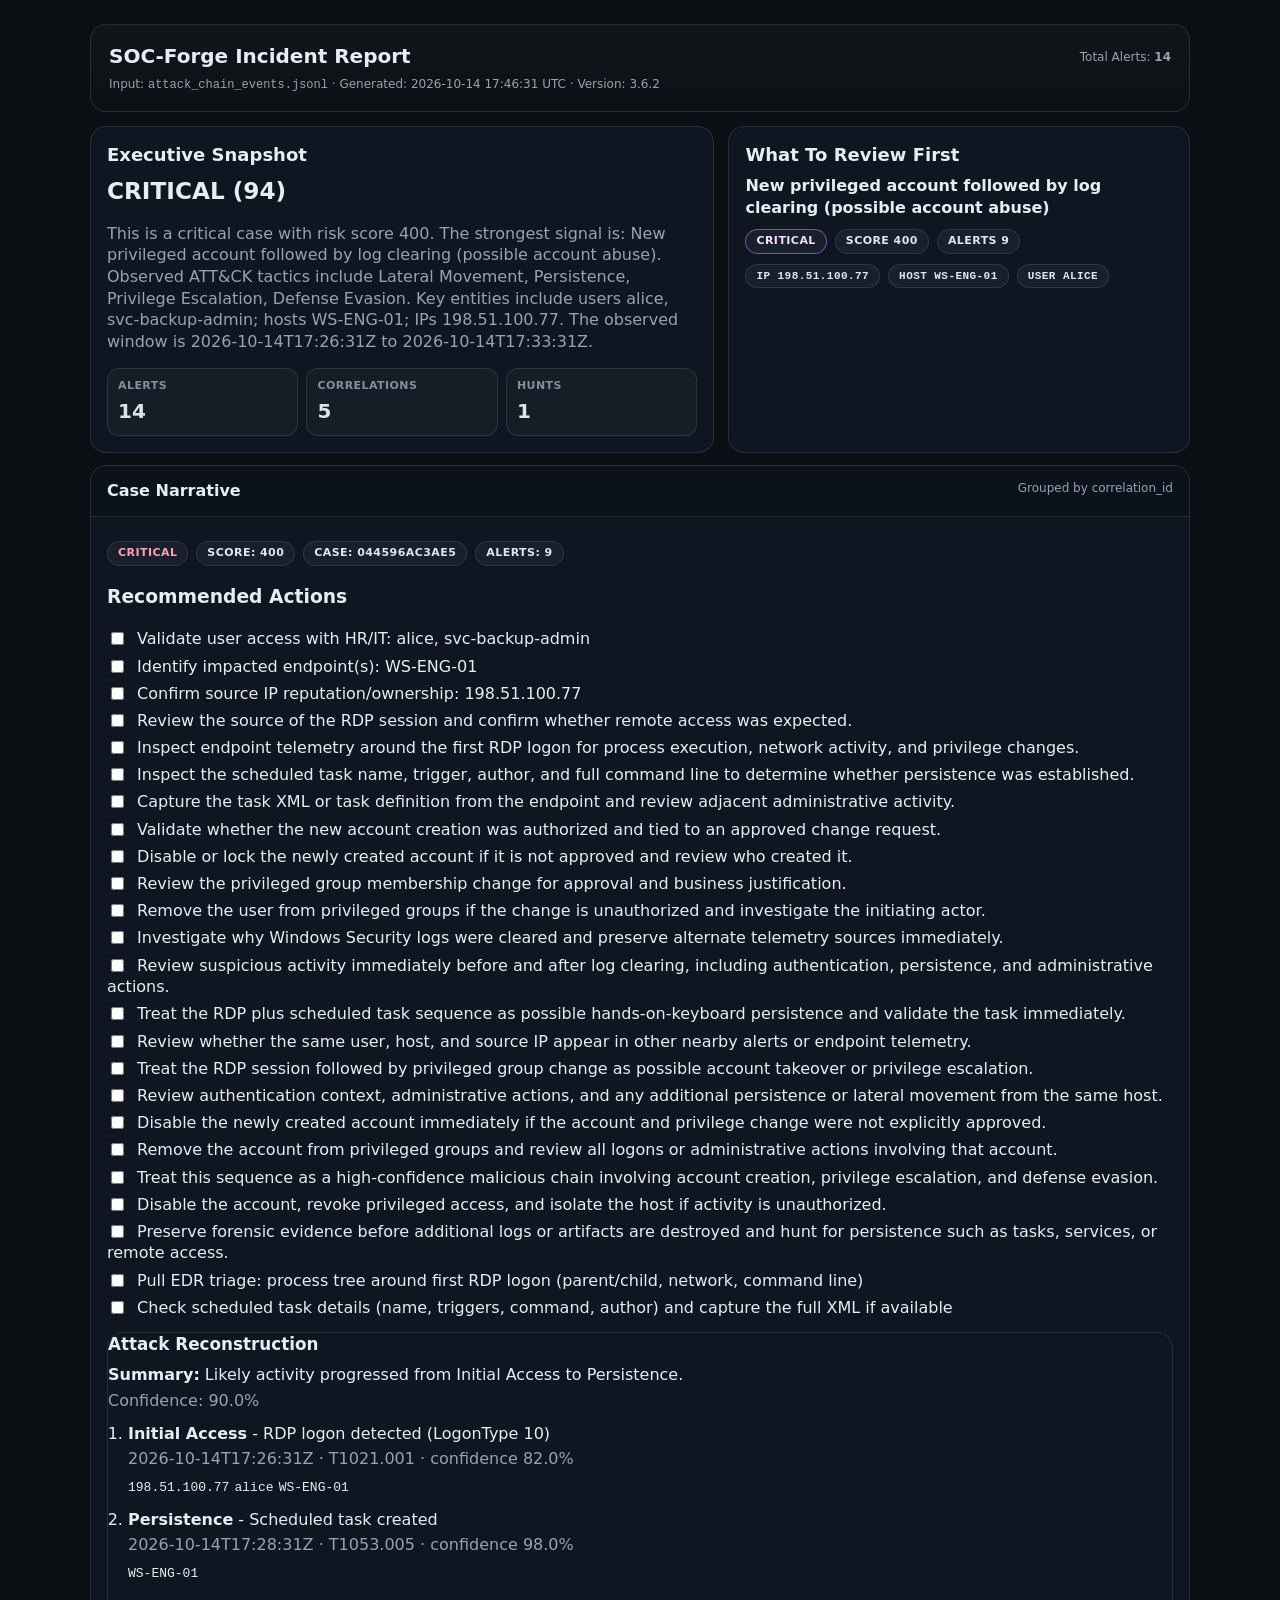
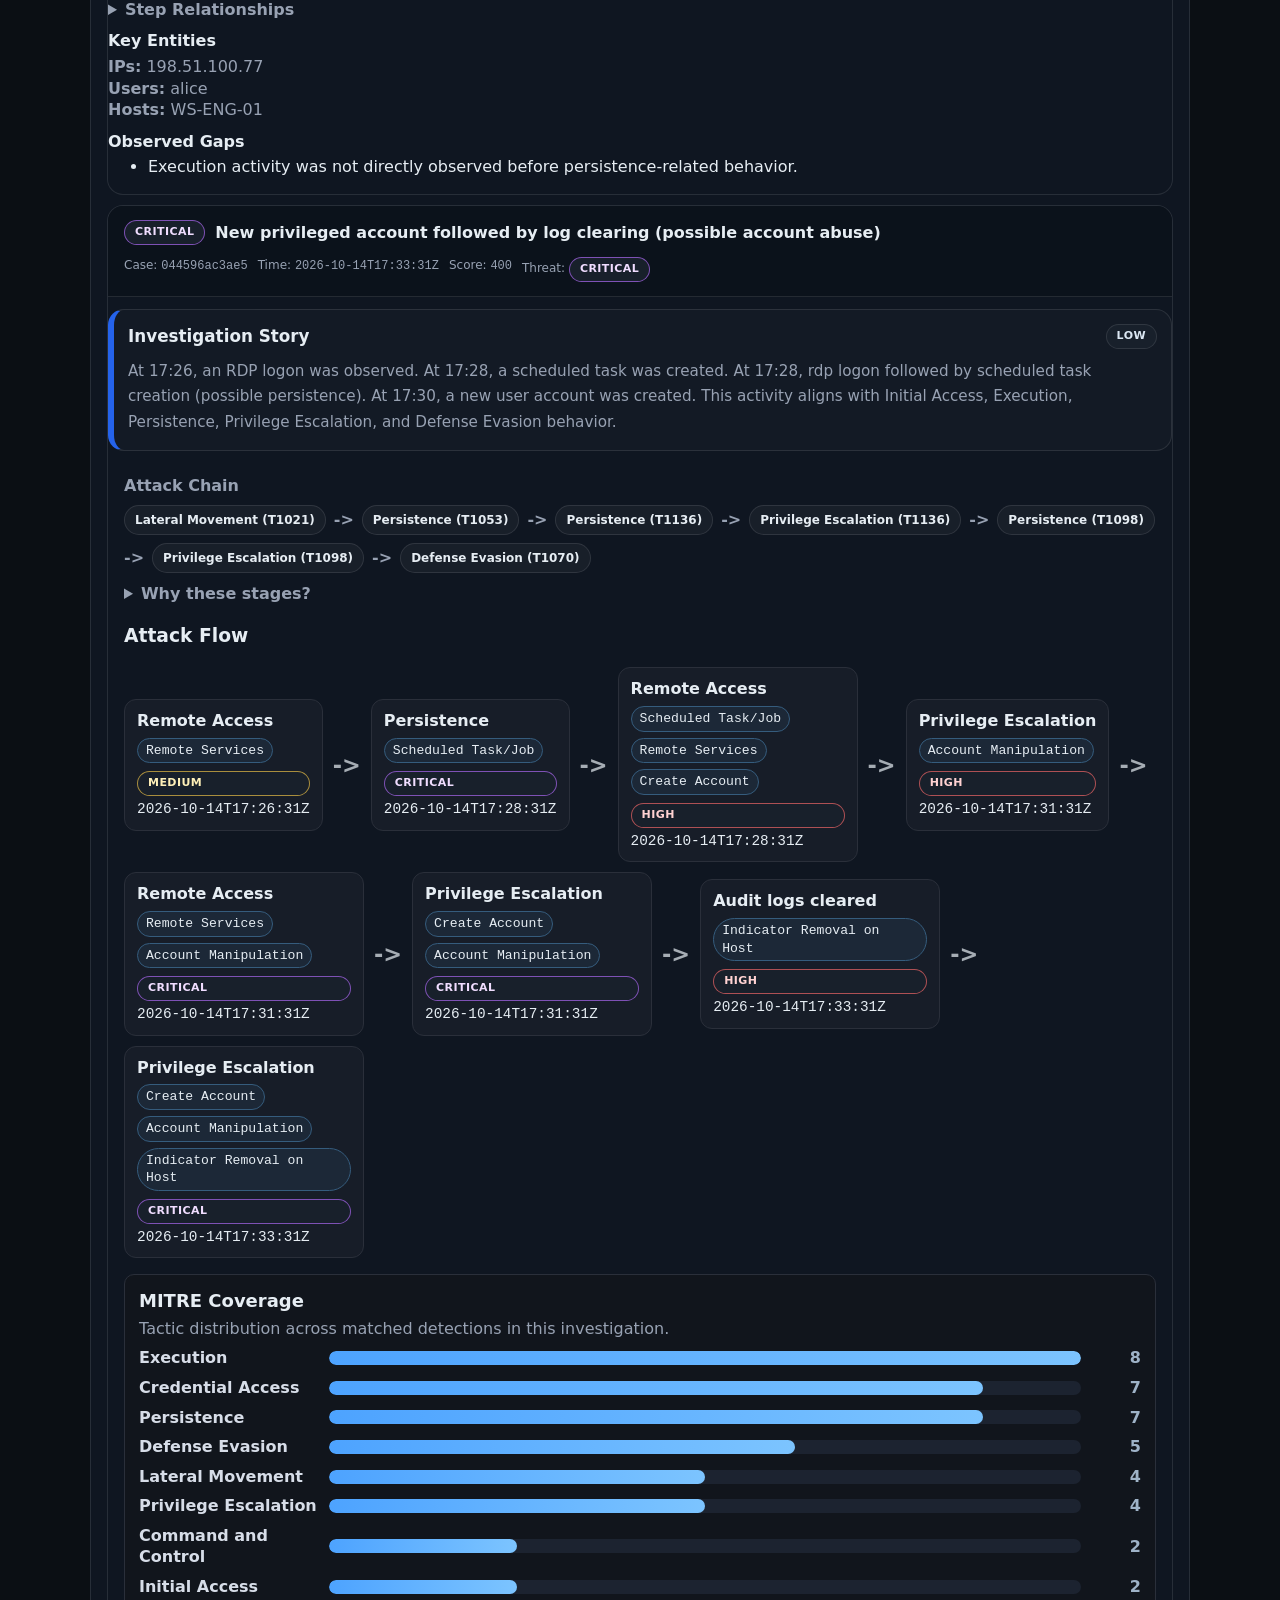
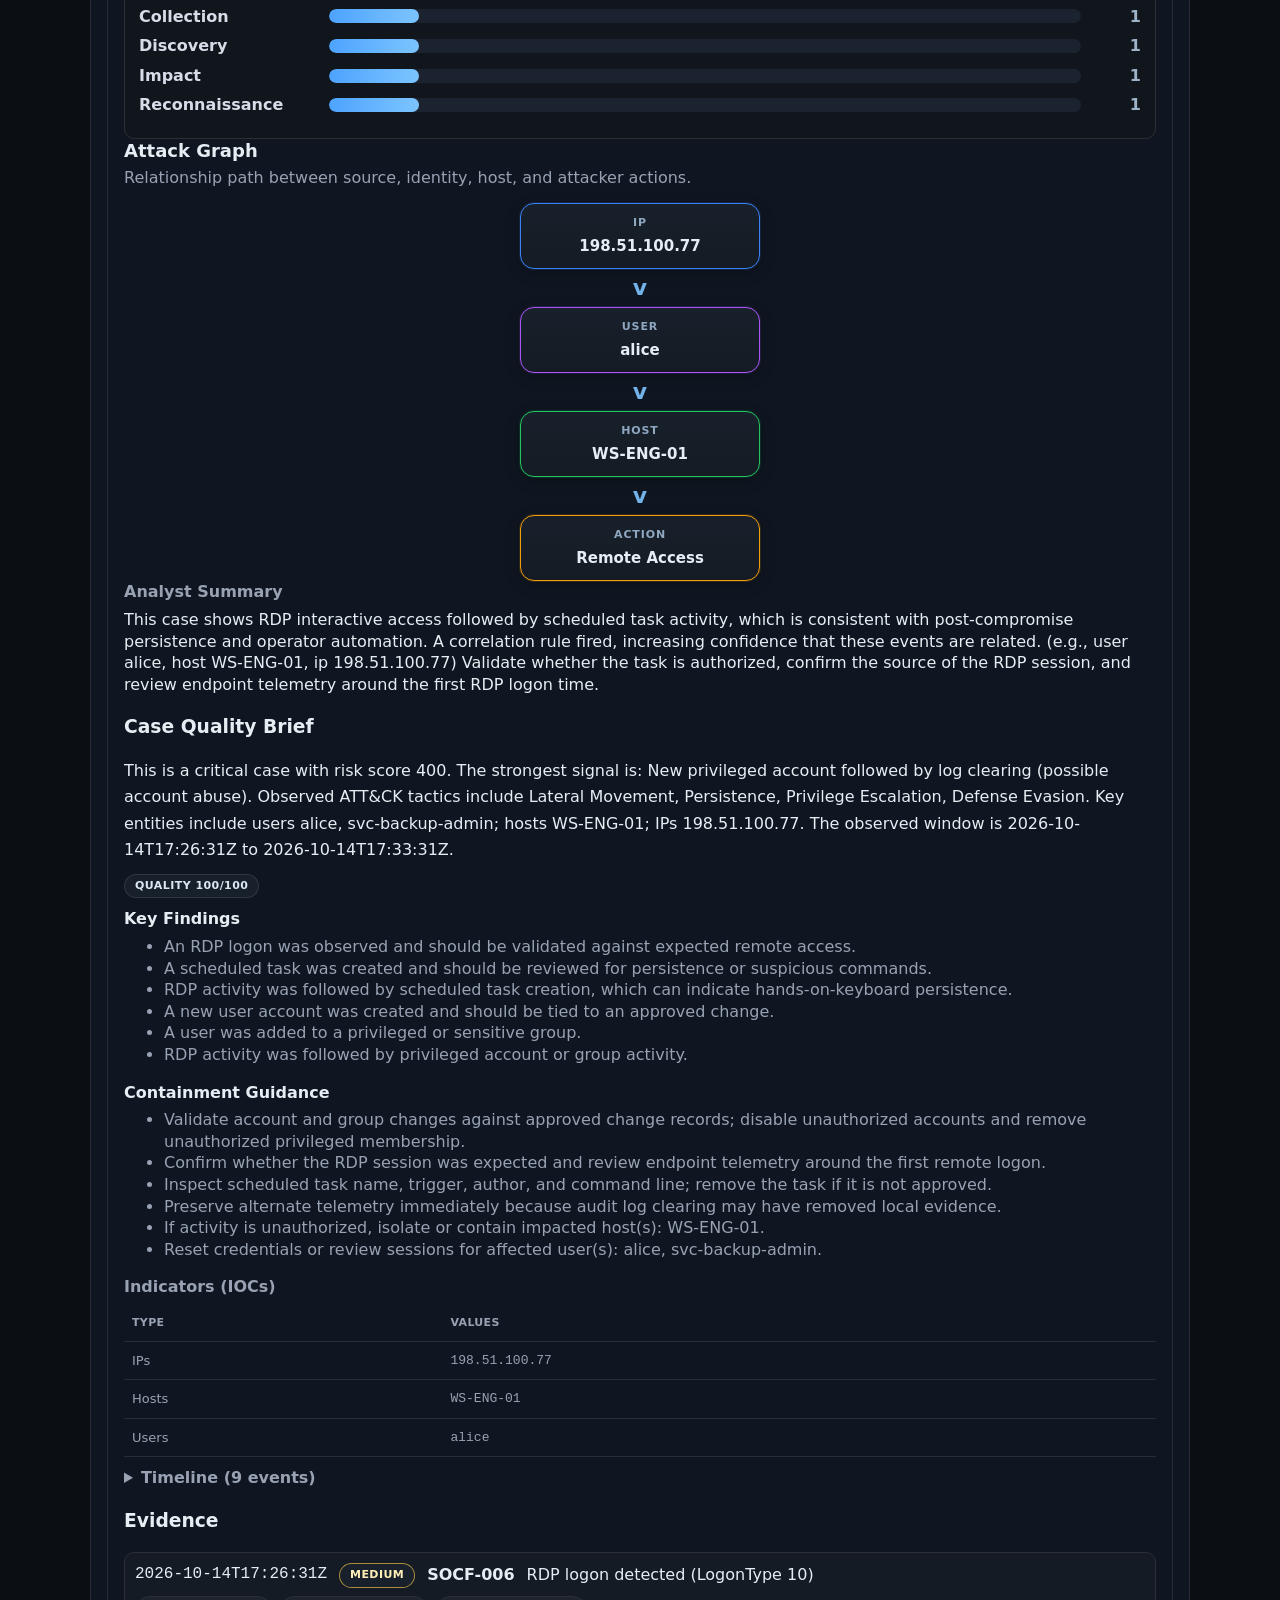
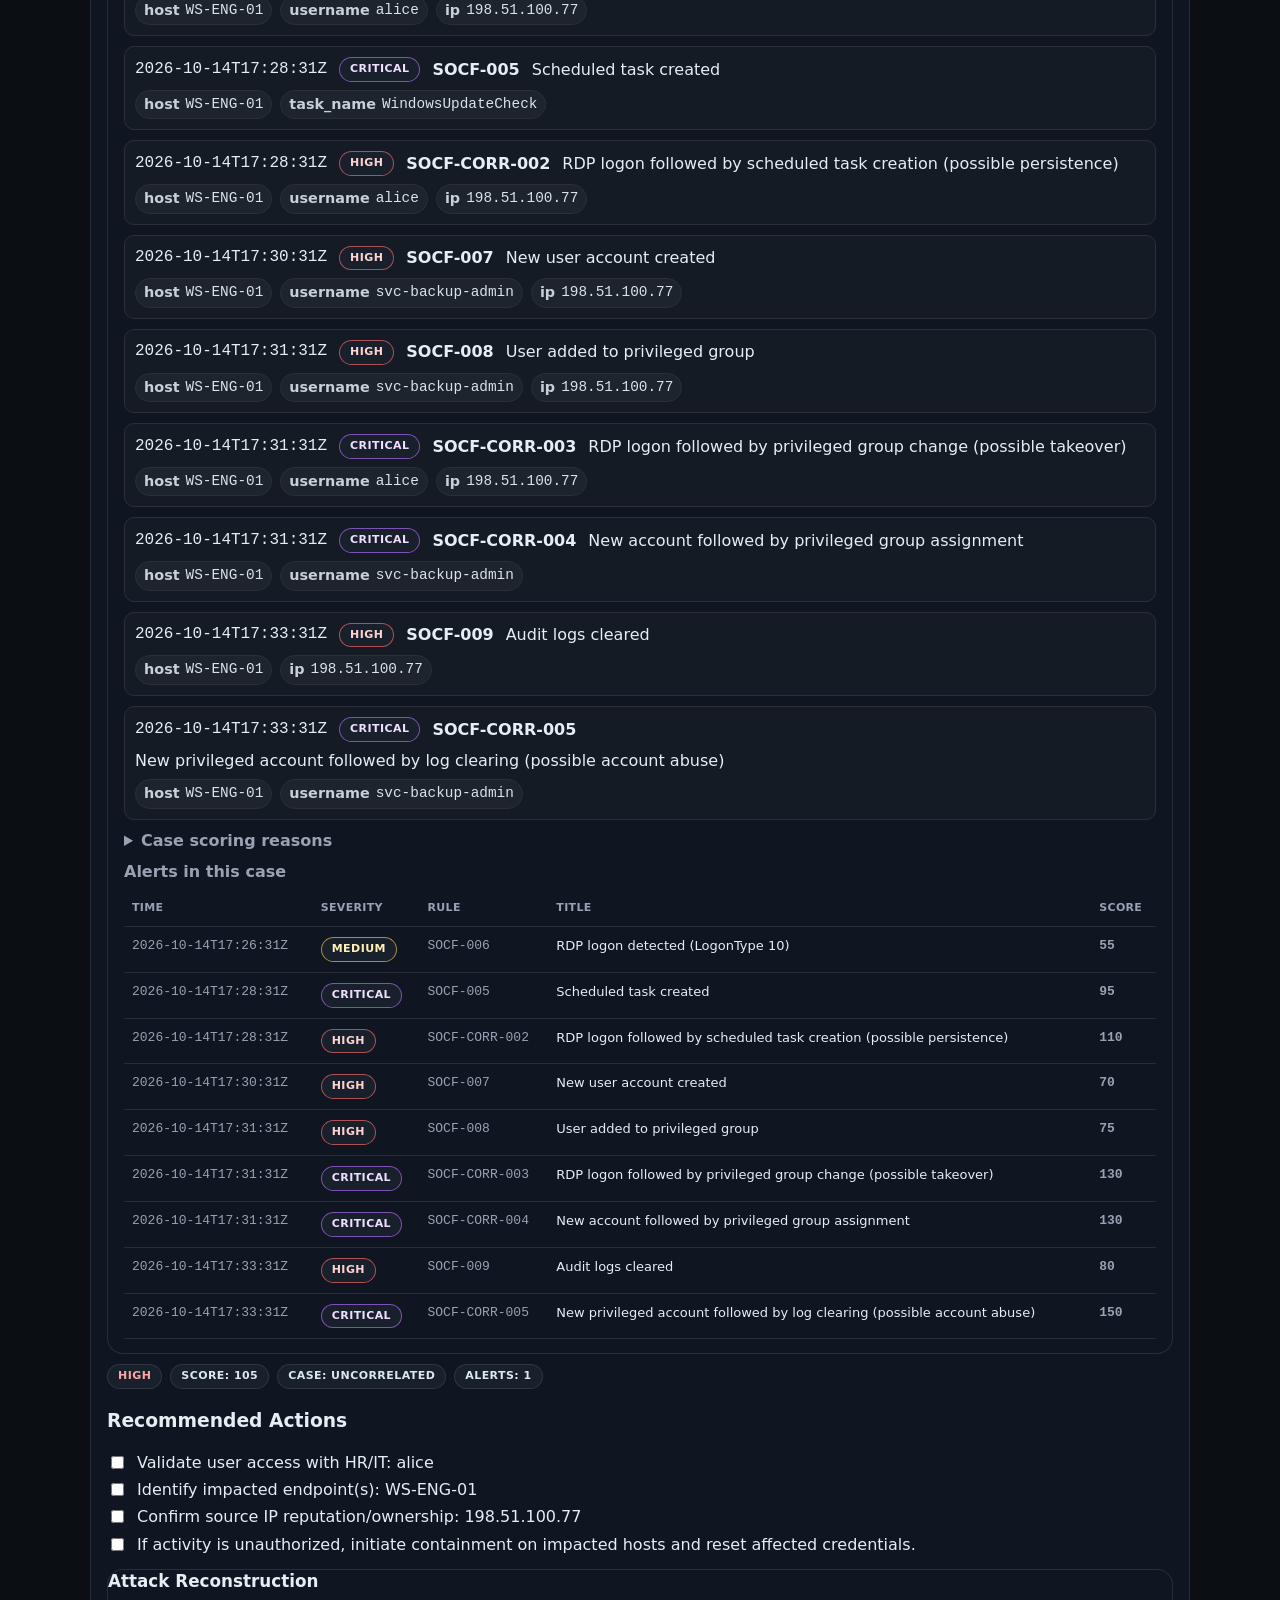
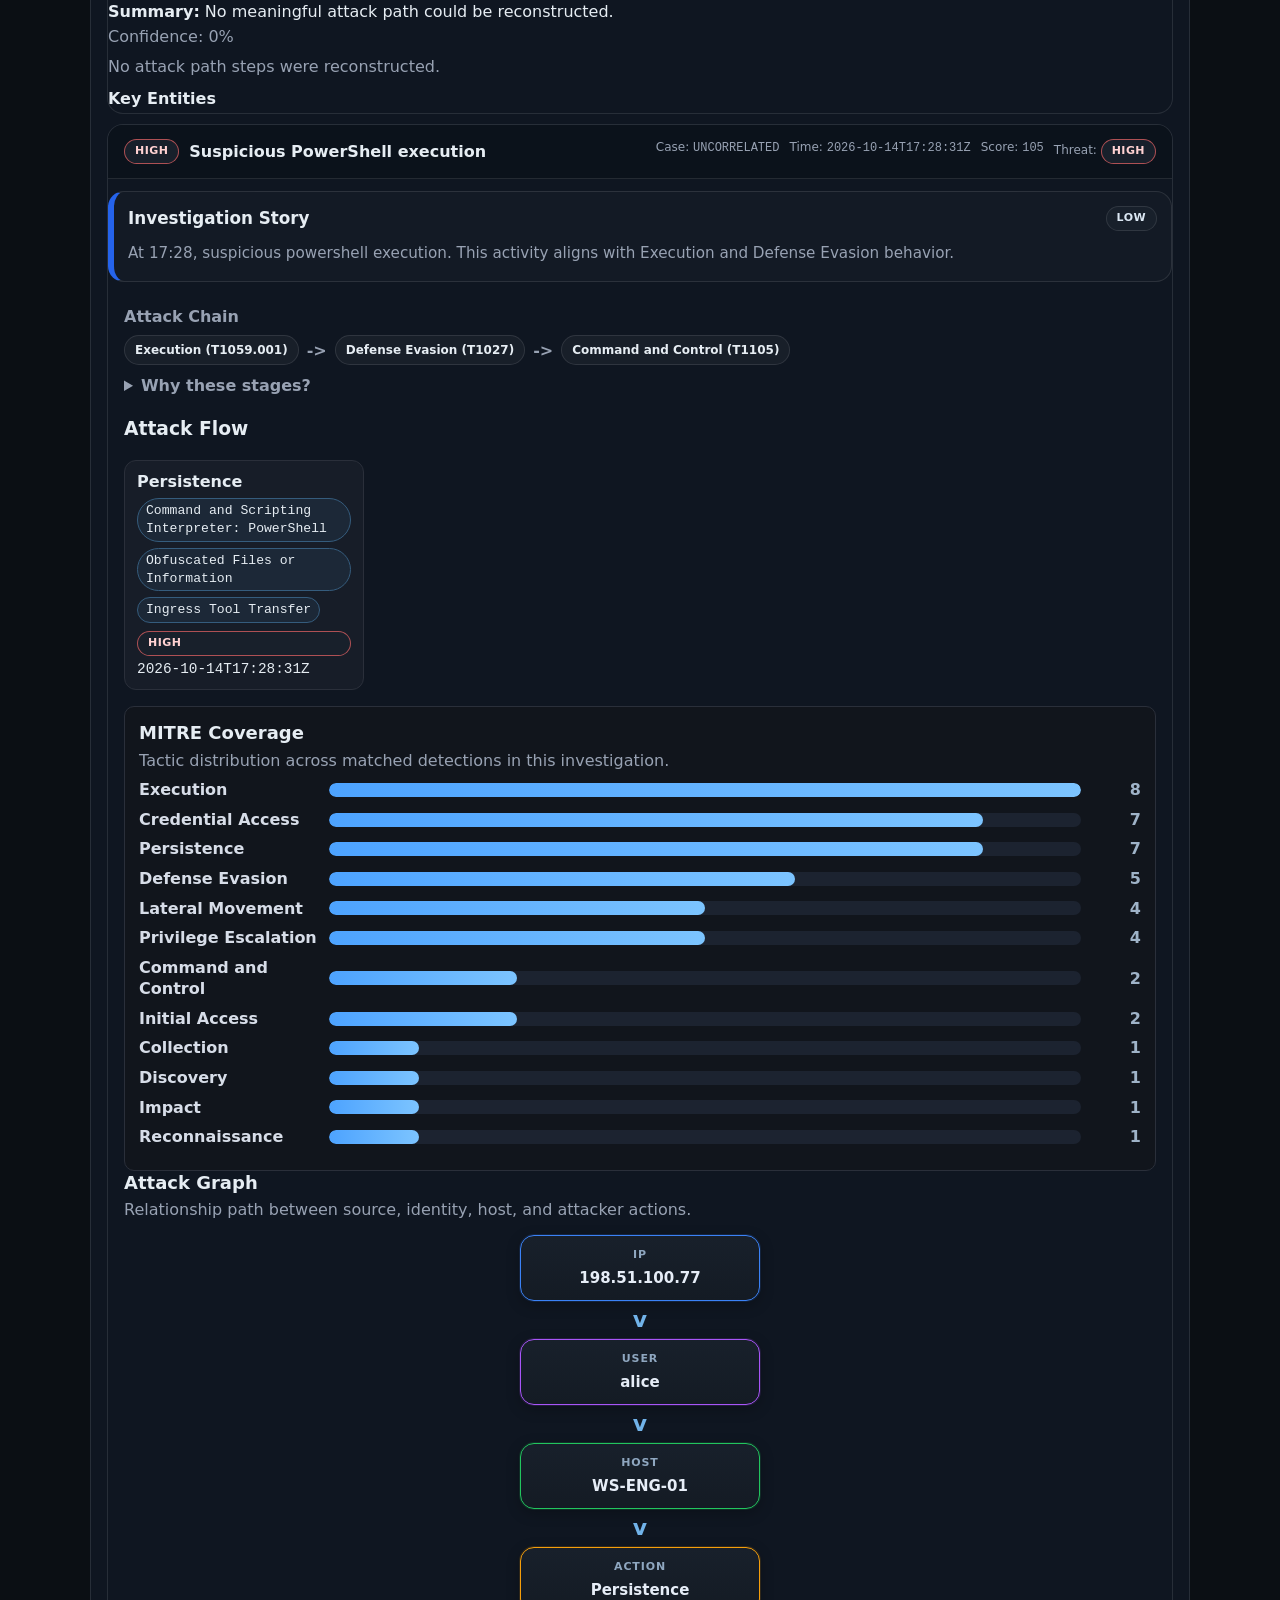
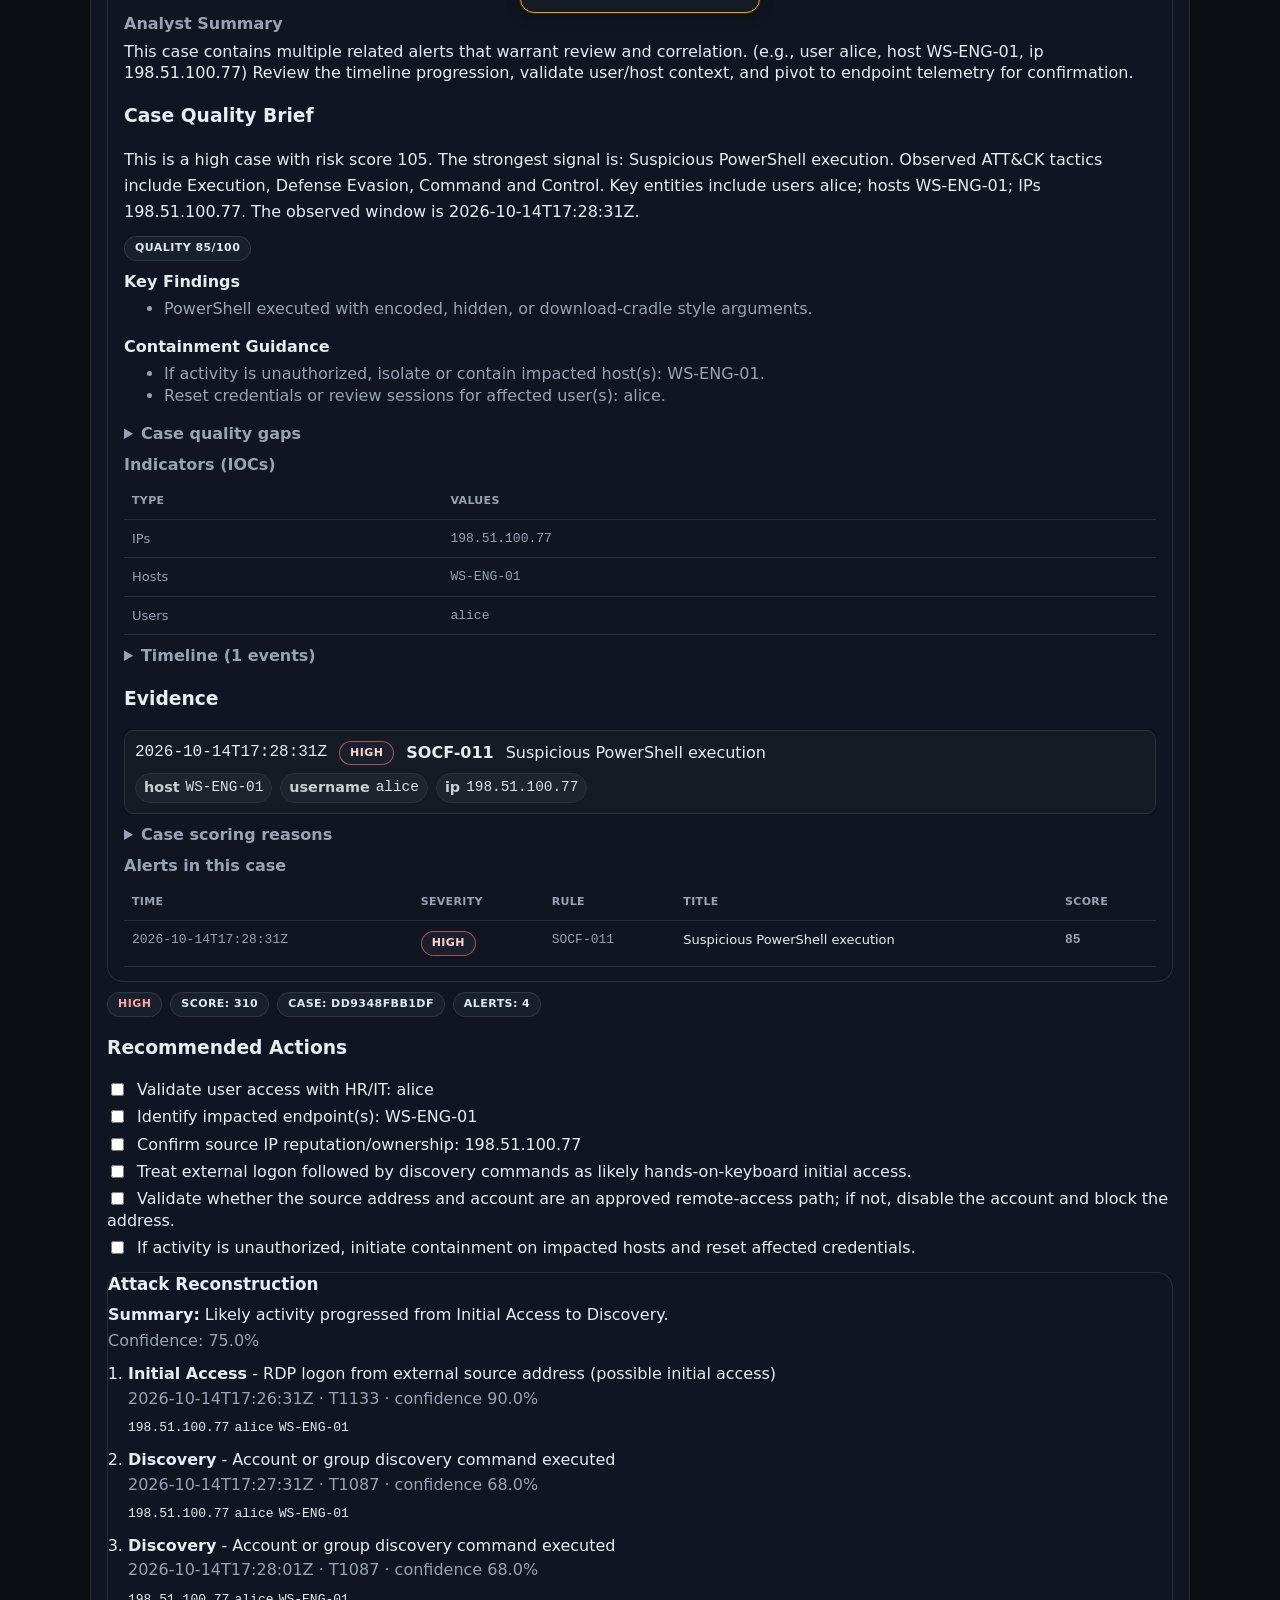
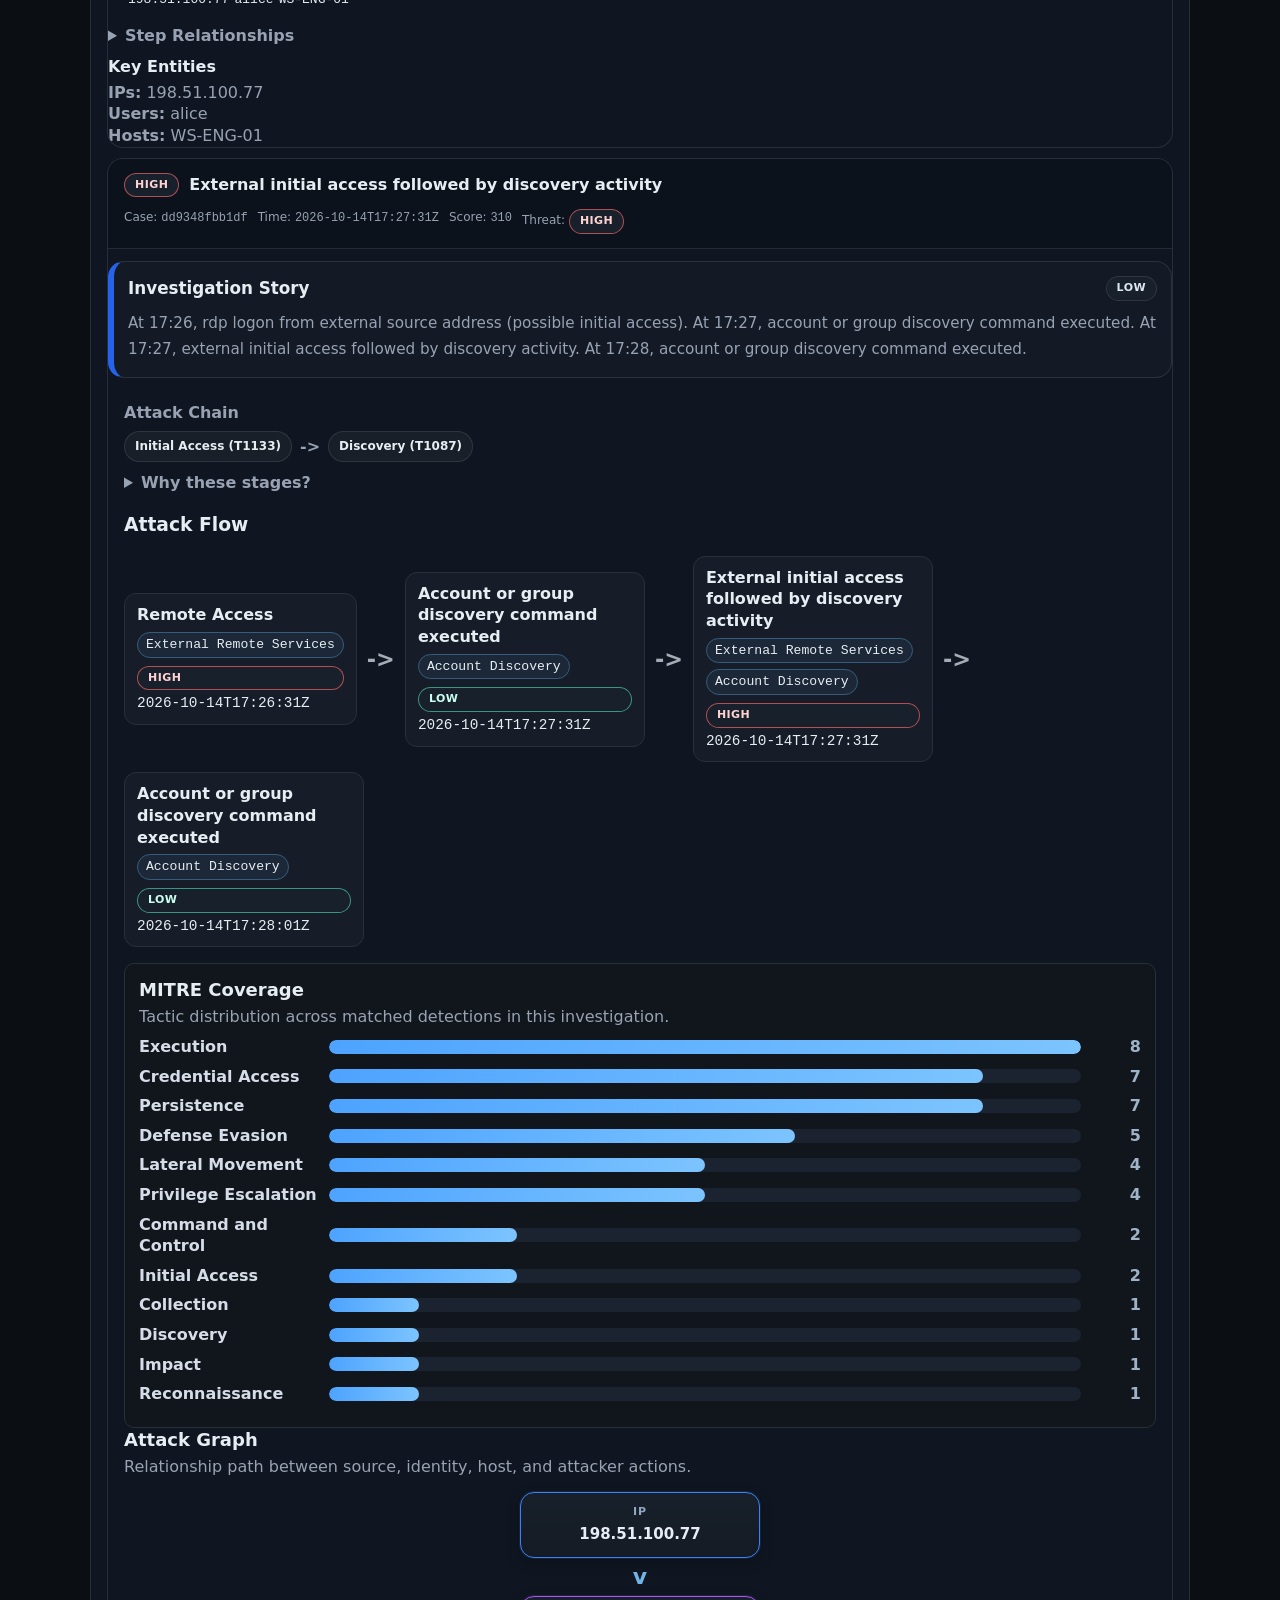
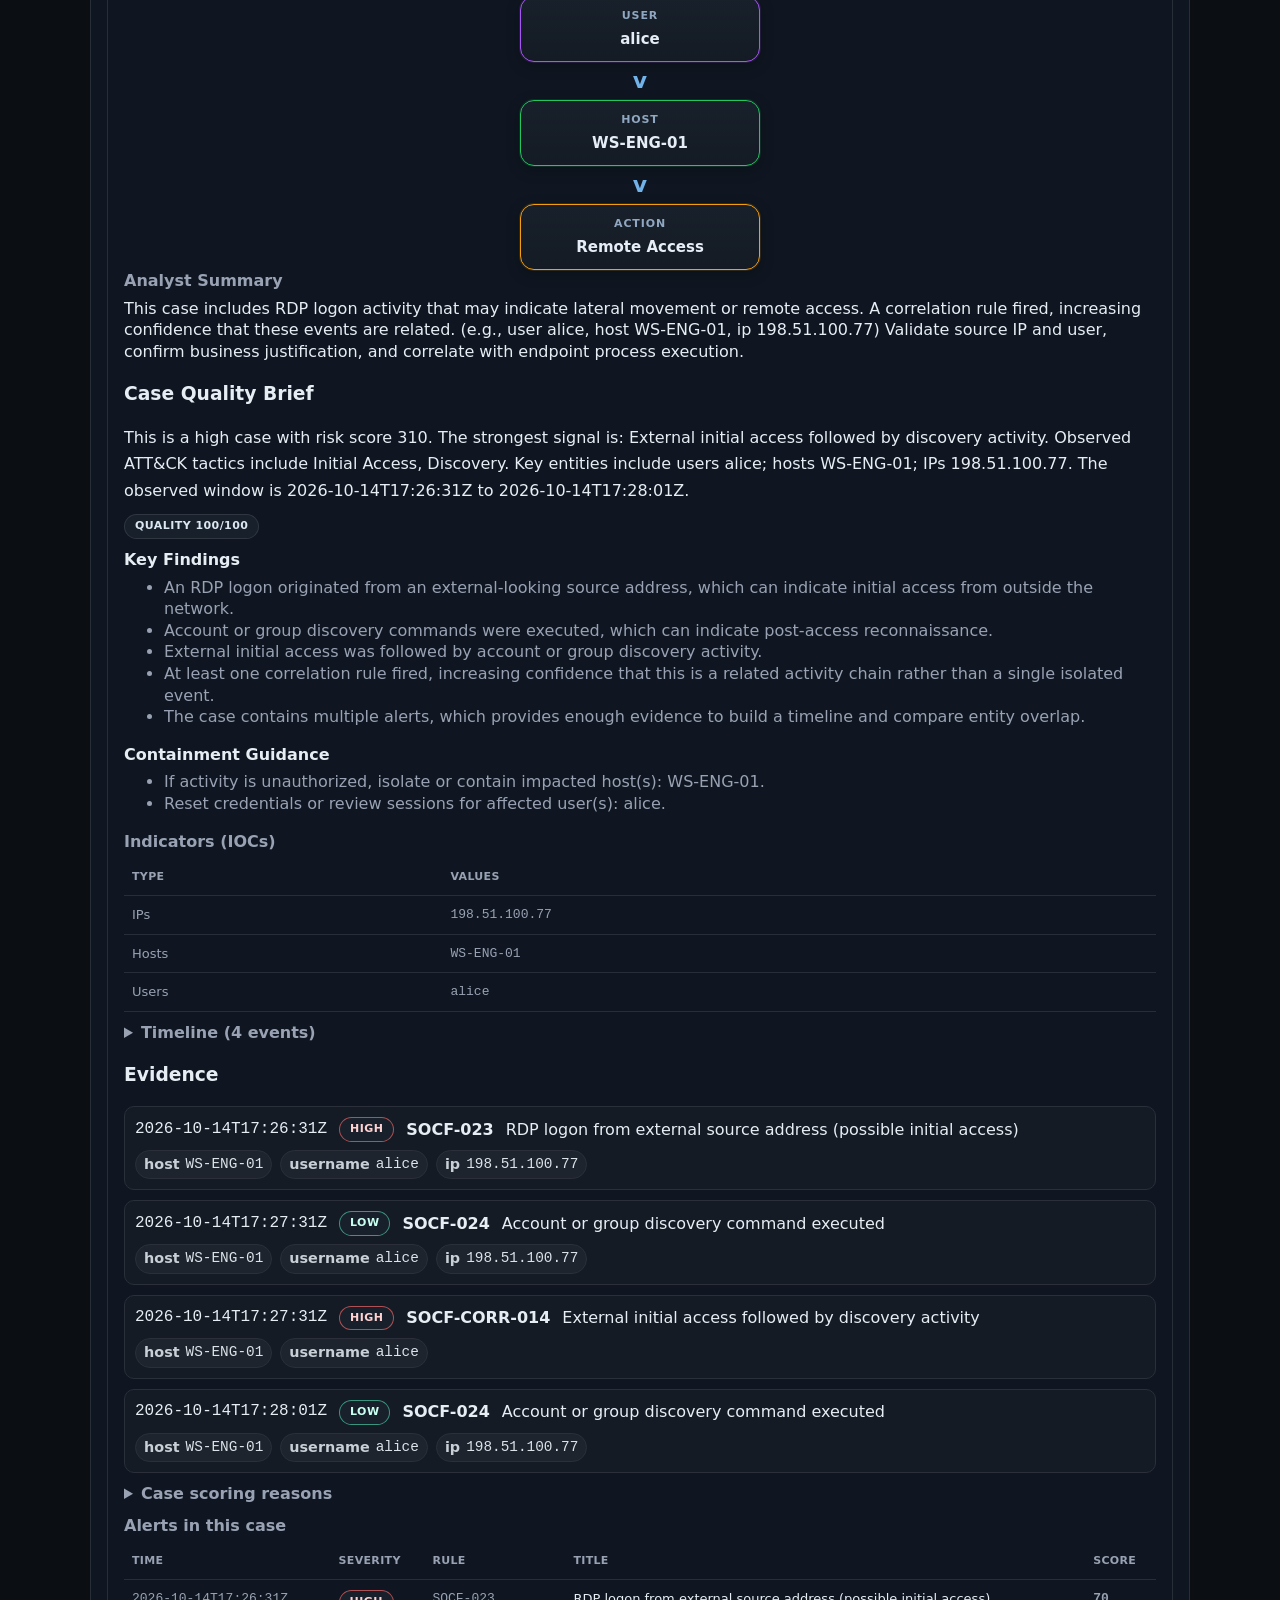
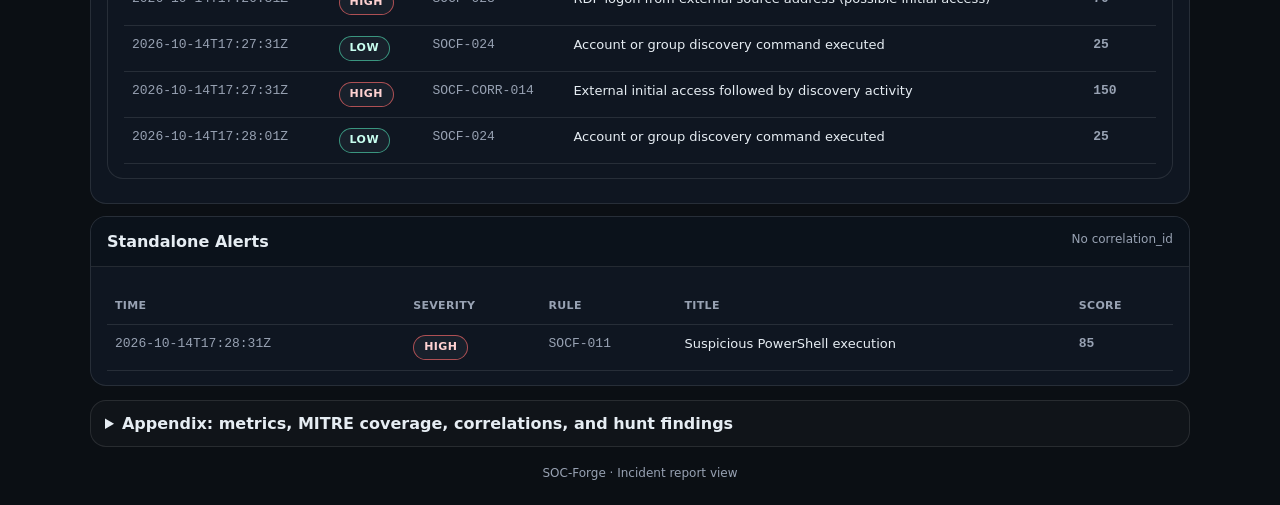
<file: samples/attack_chain_demo/report.html>
<!doctype html>
<html lang="en">
<head>
  <meta charset="utf-8" />
  <meta name="viewport" content="width=device-width,initial-scale=1" />
  <title>SOC-Forge Report</title>
  <style>
    :root{
      --bg:#0b0f14; --panel:#0f1621; --panel2:#0b121b;
      --text:#e6edf3; --muted:#98a2b3; --border:rgba(255,255,255,0.10);

      --critical:#b56cff;
      --high:#ff6b6b;
      --medium:#f7c948;
      --low:#4dd4ac;
    }
    *{box-sizing:border-box}
    body{
      margin:0; padding:24px;
      background:var(--bg);
      color:var(--text);
      font-family:ui-sans-serif, system-ui, -apple-system, Segoe UI, Roboto, Helvetica, Arial;
      line-height:1.35;
    }
    .container{max-width:1100px;margin:0 auto;}
    .header{
      display:flex; justify-content:space-between; gap:16px; flex-wrap:wrap;
      padding:18px 18px;
      border:1px solid var(--border);
      background:linear-gradient(180deg, rgba(255,255,255,0.03), rgba(255,255,255,0.01));
      border-radius:16px;
    }
    .title{font-size:20px;font-weight:800;margin:0;}
    .meta{color:var(--muted);font-size:12px;margin-top:6px;}
    .cards{display:grid;grid-template-columns:repeat(4,1fr);gap:10px;margin-top:14px;}
    .stat{
      border:1px solid var(--border); background:var(--panel);
      border-radius:14px; padding:12px;
    }
    .stat .k{font-size:11px;color:var(--muted);font-weight:700;text-transform:uppercase;letter-spacing:0.03em;}
    .stat .v{font-size:18px;font-weight:900;margin-top:4px;}

    .filters{display:flex;gap:10px;flex-wrap:wrap;margin:16px 0 8px;}
    .btn{
      cursor:pointer; user-select:none;
      background:rgba(255,255,255,0.06);
      border:1px solid var(--border);
      padding:8px 12px; border-radius:999px;
      color:var(--text); font-size:12px; font-weight:800;
    }
    .btn.active{outline:2px solid rgba(255,255,255,0.18);}

    .chain { display:flex; flex-wrap:wrap; gap:8px; margin-top:8px; align-items:center; }
    .chain .node {
      border:1px solid var(--border);
      background:rgba(255,255,255,0.04);
      border-radius:999px;
      padding:6px 10px;
      font-size:12px;
      font-weight:900;
      color:var(--text);
    }
    .chain .arrow { color:var(--muted); font-weight:900; }

    .evidence-list {
      display: flex;
      flex-direction: column;
      gap: 10px;
    }

    .mitre-panel {
      margin-top: 16px;
      padding: 14px;
      border: 1px solid #2a2f3a;
      border-radius: 10px;
      background: #11151c;
    }

    .mitre-row {
      display: grid;
      grid-template-columns: 180px 1fr 50px;
      gap: 10px;
      align-items: center;
      margin: 8px 0;
    }

    .mitre-label {
      font-weight: 700;
      color: #d7dde8;
    }

    .mitre-bar-wrap {
      width: 100%;
      background: #1c2330;
      border-radius: 999px;
      height: 14px;
      overflow: hidden;
    }

    .mitre-bar {
      height: 14px;
      border-radius: 999px;
      background: linear-gradient(90deg, #4da3ff, #7cc4ff);
    }

    .mitre-count {
      text-align: right;
      color: #9fb3c8;
      font-weight: 700;
    }

    .muted {
      color: #93a1b2;
    }

    .attack-flow {
      display: flex;
      flex-wrap: wrap;
      align-items: center;
      gap: 10px;
      margin-top: 8px;
    }

    .flow-step {
      min-width: 180px;
      max-width: 240px;
      padding: 10px 12px;
      border: 1px solid #2a2f3a;
      border-radius: 12px;
      background: rgba(255,255,255,0.03);
    }

    .flow-label {
      font-weight: 700;
      margin-bottom: 6px;
    }

    .flow-meta {
      display: flex;
      flex-direction: column;
      gap: 4px;
      font-size: 0.9rem;
    }

    .flow-arrow {
      font-size: 1.4rem;
      font-weight: 700;
      opacity: 0.7;
    }

    .evidence-item {
      border: 1px solid #2a2f3a;
      border-radius: 10px;
      padding: 10px;
      background: rgba(255,255,255,0.02);
    }

    .evidence-head {
      display: flex;
      flex-wrap: wrap;
      gap: 8px 12px;
      align-items: center;
      margin-bottom: 8px;
    }

    .evidence-fields {
      display: flex;
      flex-wrap: wrap;
      gap: 8px;
    }

    .kv {
      display: inline-flex;
      gap: 6px;
      align-items: center;
      padding: 4px 8px;
      border-radius: 999px;
      background: rgba(255,255,255,0.04);
      border: 1px solid #2a2f3a;
      font-size: 0.9rem;
    }

    .k {
      font-weight: 600;
      opacity: 0.85;
    }

    .v {
      opacity: 0.95;
    }

    .checklist {
      list-style: none;
      padding-left: 0;
      margin: 0.25rem 0 0;
    }
    .checklist li {
      margin: 0.35rem 0;
    }
    .checklist input[type="checkbox"] {
      margin-right: 0.5rem;
      transform: translateY(1px);
    }

    .flow-mitre {
      display: flex;
      flex-wrap: wrap;
      gap: 6px;
      margin-bottom: 8px;
    }

    .mitre-tag {
      display: inline-block;
      padding: 3px 8px;
      border-radius: 999px;
      border: 1px solid #355c7d;
      background: rgba(53, 92, 125, 0.18);
      font-size: 0.82rem;
    }

    .attack-graph {
      display: flex;
      flex-wrap: wrap;
      align-items: center;
      gap: 10px;
      margin-top: 8px;
    }

    .graph-node {
      min-width: 140px;
      max-width: 220px;
      padding: 10px 12px;
      border-radius: 12px;
      border: 1px solid #2a2f3a;
      background: rgba(255,255,255,0.03);
    }

    .graph-node-type {
      font-size: 0.72rem;
      font-weight: 700;
      letter-spacing: 0.05em;
      opacity: 0.75;
      margin-bottom: 6px;
    }

    .graph-node-label {
      font-size: 0.95rem;
    }

    .graph-ip {
      border-color: #355c7d;
    }

    .graph-user {
      border-color: #6c5b7b;
    }

    .graph-host {
      border-color: #2a9d8f;
    }

    .graph-action {
      border-color: #e9c46a;
    }

    .graph-arrow {
      font-size: 1.3rem;
      font-weight: 700;
      opacity: 0.7;
    }

    .graph-node.ip {
      border-color: #3b82f6;
      box-shadow: 0 0 0 1px rgba(59, 130, 246, 0.15), 0 4px 14px rgba(0, 0, 0, 0.25);
    }

    .graph-node.user {
      border-color: #a855f7;
      box-shadow: 0 0 0 1px rgba(168, 85, 247, 0.15), 0 4px 14px rgba(0, 0, 0, 0.25);
    }

    .graph-node.host {
      border-color: #22c55e;
      box-shadow: 0 0 0 1px rgba(34, 197, 94, 0.15), 0 4px 14px rgba(0, 0, 0, 0.25);
    }

    .graph-node.action {
      border-color: #f59e0b;
      box-shadow: 0 0 0 1px rgba(245, 158, 11, 0.15), 0 4px 14px rgba(0, 0, 0, 0.25);
    }

    .case-meta {
      display: flex;
      flex-wrap: wrap;
      gap: 8px;
      margin-top: 10px;
    }

    .badge {
      display: inline-flex;
      align-items: center;
      padding: 6px 10px;
      border-radius: 999px;
      font-size: 12px;
      font-weight: 800;
      letter-spacing: 0.02em;
      border: 1px solid #2b3545;
      background: #18202b;
      color: #dbe7f3;
    }

    .badge-low {
      border-color: #22c55e;
      color: #86efac;
    }

    .badge-medium {
      border-color: #f59e0b;
      color: #fcd34d;
    }

    .badge-high {
      border-color: #ef4444;
      color: #fca5a5;
    }

    .badge-critical {
      border-color: #ff4d6d;
      color: #ff9fb3;
    }

    .investigation-graph {
      display: flex;
      flex-direction: column;
      align-items: center;
      gap: 8px;
      margin-top: 14px;
    }

    .graph-node {
      min-width: 240px;
      max-width: 420px;
      text-align: center;
      padding: 12px 16px;
      border-radius: 14px;
      background: linear-gradient(180deg, #18202b 0%, #141b24 100%);
      border: 1px solid #2b3545;
      color: #e6edf7;
      box-shadow: 0 6px 18px rgba(0, 0, 0, 0.28);
    }

    .graph-node-kind {
      font-size: 11px;
      text-transform: uppercase;
      letter-spacing: 0.08em;
      color: #8fa7c0;
      margin-bottom: 5px;
      font-weight: 800;
    }

    .graph-node-value {
      font-size: 15px;
      font-weight: 800;
      word-break: break-word;
    }


    .graph-arrow {
      color: #7cc4ff;
      font-size: 22px;
      font-weight: 900;
      line-height: 1;
      opacity: 0.9;
    }

    .hunt-badge {
      display: inline-block;
      padding: 4px 10px;
      border-radius: 999px;
      font-size: 0.75rem;
      font-weight: 800;
      background: #4c1d95;
      color: #ffffff;
      border: 1px solid #8b5cf6;
    }
    
    .card{
      margin-top:12px;
      border:1px solid var(--border);
      background:var(--panel);
      border-radius:16px;
      overflow:hidden;
    }
    .card-head{padding:14px 16px;border-bottom:1px solid var(--border);background:var(--panel2);}
    .card-head .h{display:flex;justify-content:space-between;gap:12px;flex-wrap:wrap;}
    .card-head .h .left{display:flex;gap:10px;align-items:center;flex-wrap:wrap;}
    .card-head .h .right{color:var(--muted);font-size:12px;display:flex;gap:10px;flex-wrap:wrap;}
    .card-body{padding:14px 16px;}

    .badge{
      display:inline-block;
      padding:4px 10px;
      border-radius:999px;
      border:1px solid var(--border);
      font-size:11px;
      font-weight:900;
      letter-spacing:0.04em;
      text-transform:uppercase;
    }
    .badge.critical{border-color:rgba(181,108,255,0.65);color:#f0ddff;}
    .badge.high{border-color:rgba(255,107,107,0.65);color:#ffd2d2;}
    .badge.medium{border-color:rgba(247,201,72,0.65);color:#fff0b8;}
    .badge.low{border-color:rgba(77,212,172,0.65);color:#c9fff0;}

    table{width:100%;border-collapse:collapse;margin-top:8px;}
    th,td{padding:10px 8px;border-bottom:1px solid var(--border);text-align:left;vertical-align:top;font-size:13px;}
    th{color:var(--muted);font-size:11px;text-transform:uppercase;letter-spacing:0.03em;}
    .muted{color:var(--muted);}
    .mono{font-family:ui-monospace,SFMono-Regular,Menlo,Monaco,Consolas,monospace;}
    .hidden{display:none;}
    details{margin-top:10px;}
    details summary{cursor:pointer;color:var(--muted);font-weight:800;}
    .executive-snapshot{
      display:grid;
      grid-template-columns:minmax(0,1.15fr) minmax(280px,0.85fr);
      gap:14px;
      margin-top:14px;
    }
    .snapshot-panel{
      border:1px solid var(--border);
      background:var(--panel);
      border-radius:16px;
      padding:16px;
    }
    .snapshot-title{
      font-size:18px;
      font-weight:900;
      margin-bottom:8px;
    }
    .snapshot-grid{
      display:grid;
      grid-template-columns:repeat(3,minmax(90px,1fr));
      gap:8px;
      margin-top:12px;
    }
    .snapshot-metric{
      border:1px solid var(--border);
      background:rgba(255,255,255,0.03);
      border-radius:12px;
      padding:10px;
    }
    .snapshot-metric .k{
      font-size:11px;
      color:var(--muted);
      text-transform:uppercase;
      letter-spacing:0.04em;
      font-weight:800;
    }
    .snapshot-metric .v{
      font-size:20px;
      font-weight:900;
      margin-top:4px;
    }
    .snapshot-list{
      display:flex;
      flex-wrap:wrap;
      gap:8px;
      margin-top:10px;
    }
    .appendix{
      margin-top:14px;
      border:1px solid var(--border);
      background:rgba(255,255,255,0.025);
      border-radius:16px;
      padding:12px 14px;
    }
    .appendix > summary{
      cursor:pointer;
      color:var(--text);
      font-weight:900;
    }
    .appendix-note{
      margin-top:6px;
      color:var(--muted);
      font-size:13px;
    }
    @media (max-width: 900px){
      .executive-snapshot{grid-template-columns:1fr;}
      .snapshot-grid{grid-template-columns:1fr;}
    }
    .footer{margin-top:18px;color:var(--muted);font-size:12px;text-align:center;}
  </style>
</head>
<body>

<div class="container">


  <div class="header">
    <div>
      <div class="title">SOC-Forge Incident Report</div>
      <div class="meta">
        Input: <span class="mono">attack_chain_events.jsonl</span> &middot; Generated: 2026-10-14 17:46:31 UTC &middot; Version: 3.6.2
      </div>
    </div>
    <div class="meta">
      Total Alerts: <strong>14</strong>
    </div>
  </div>

  
  
  
  
  
  

  <div class="executive-snapshot">
    <section class="snapshot-panel">
      <div class="snapshot-title">Executive Snapshot</div>
      <div style="font-size:1.45rem; font-weight:900;">
        CRITICAL (94)
      </div>
      <p class="muted">
        
          This is a critical case with risk score 400. The strongest signal is: New privileged account followed by log clearing (possible account abuse). Observed ATT&CK tactics include Lateral Movement, Persistence, Privilege Escalation, Defense Evasion. Key entities include users alice, svc-backup-admin; hosts WS-ENG-01; IPs 198.51.100.77. The observed window is 2026-10-14T17:26:31Z to 2026-10-14T17:33:31Z.
        
      </p>
      <div class="snapshot-grid">
        <div class="snapshot-metric"><div class="k">Alerts</div><div class="v">14</div></div>
        <div class="snapshot-metric"><div class="k">Correlations</div><div class="v">5</div></div>
        <div class="snapshot-metric"><div class="k">Hunts</div><div class="v">1</div></div>
      </div>
    </section>

    <section class="snapshot-panel">
      <div class="snapshot-title">What To Review First</div>
      
        <div><strong>New privileged account followed by log clearing (possible account abuse)</strong></div>
        <div class="case-meta">
          <span class="badge critical">critical</span>
          <span class="badge">Score 400</span>
          <span class="badge">Alerts 9</span>
        </div>
        <div class="snapshot-list">
          <span class="badge mono">IP 198.51.100.77</span>
          <span class="badge mono">Host WS-ENG-01</span>
          <span class="badge mono">User alice</span>
        </div>
      
    </section>
  </div>

  

    
      <div class="card">
        <div class="card-head">
          <div class="h">
            <div class="left"><strong>Case Narrative</strong></div>
            <div class="right"><span class="muted">Grouped by correlation_id</span></div>
          </div>
        </div>
        <div class="card-body">


          
            
            
            

            <div class="case-meta">
            <span class="badge badge-critical">
              CRITICAL
            </span>
            <span class="badge">Score: 400</span>
            <span class="badge">Case: 044596ac3ae5</span>
            <span class="badge">Alerts: 9</span>
          </div>

            
            
              <div class="case-section">
                <h3>Recommended Actions</h3>
                <ul class="checklist">
                  
                    <li>
                      <label>
                        <input type="checkbox" />
                        <span>Validate user access with HR/IT: alice, svc-backup-admin</span>
                      </label>
                    </li>
                  
                    <li>
                      <label>
                        <input type="checkbox" />
                        <span>Identify impacted endpoint(s): WS-ENG-01</span>
                      </label>
                    </li>
                  
                    <li>
                      <label>
                        <input type="checkbox" />
                        <span>Confirm source IP reputation/ownership: 198.51.100.77</span>
                      </label>
                    </li>
                  
                    <li>
                      <label>
                        <input type="checkbox" />
                        <span>Review the source of the RDP session and confirm whether remote access was expected.</span>
                      </label>
                    </li>
                  
                    <li>
                      <label>
                        <input type="checkbox" />
                        <span>Inspect endpoint telemetry around the first RDP logon for process execution, network activity, and privilege changes.</span>
                      </label>
                    </li>
                  
                    <li>
                      <label>
                        <input type="checkbox" />
                        <span>Inspect the scheduled task name, trigger, author, and full command line to determine whether persistence was established.</span>
                      </label>
                    </li>
                  
                    <li>
                      <label>
                        <input type="checkbox" />
                        <span>Capture the task XML or task definition from the endpoint and review adjacent administrative activity.</span>
                      </label>
                    </li>
                  
                    <li>
                      <label>
                        <input type="checkbox" />
                        <span>Validate whether the new account creation was authorized and tied to an approved change request.</span>
                      </label>
                    </li>
                  
                    <li>
                      <label>
                        <input type="checkbox" />
                        <span>Disable or lock the newly created account if it is not approved and review who created it.</span>
                      </label>
                    </li>
                  
                    <li>
                      <label>
                        <input type="checkbox" />
                        <span>Review the privileged group membership change for approval and business justification.</span>
                      </label>
                    </li>
                  
                    <li>
                      <label>
                        <input type="checkbox" />
                        <span>Remove the user from privileged groups if the change is unauthorized and investigate the initiating actor.</span>
                      </label>
                    </li>
                  
                    <li>
                      <label>
                        <input type="checkbox" />
                        <span>Investigate why Windows Security logs were cleared and preserve alternate telemetry sources immediately.</span>
                      </label>
                    </li>
                  
                    <li>
                      <label>
                        <input type="checkbox" />
                        <span>Review suspicious activity immediately before and after log clearing, including authentication, persistence, and administrative actions.</span>
                      </label>
                    </li>
                  
                    <li>
                      <label>
                        <input type="checkbox" />
                        <span>Treat the RDP plus scheduled task sequence as possible hands-on-keyboard persistence and validate the task immediately.</span>
                      </label>
                    </li>
                  
                    <li>
                      <label>
                        <input type="checkbox" />
                        <span>Review whether the same user, host, and source IP appear in other nearby alerts or endpoint telemetry.</span>
                      </label>
                    </li>
                  
                    <li>
                      <label>
                        <input type="checkbox" />
                        <span>Treat the RDP session followed by privileged group change as possible account takeover or privilege escalation.</span>
                      </label>
                    </li>
                  
                    <li>
                      <label>
                        <input type="checkbox" />
                        <span>Review authentication context, administrative actions, and any additional persistence or lateral movement from the same host.</span>
                      </label>
                    </li>
                  
                    <li>
                      <label>
                        <input type="checkbox" />
                        <span>Disable the newly created account immediately if the account and privilege change were not explicitly approved.</span>
                      </label>
                    </li>
                  
                    <li>
                      <label>
                        <input type="checkbox" />
                        <span>Remove the account from privileged groups and review all logons or administrative actions involving that account.</span>
                      </label>
                    </li>
                  
                    <li>
                      <label>
                        <input type="checkbox" />
                        <span>Treat this sequence as a high-confidence malicious chain involving account creation, privilege escalation, and defense evasion.</span>
                      </label>
                    </li>
                  
                    <li>
                      <label>
                        <input type="checkbox" />
                        <span>Disable the account, revoke privileged access, and isolate the host if activity is unauthorized.</span>
                      </label>
                    </li>
                  
                    <li>
                      <label>
                        <input type="checkbox" />
                        <span>Preserve forensic evidence before additional logs or artifacts are destroyed and hunt for persistence such as tasks, services, or remote access.</span>
                      </label>
                    </li>
                  
                    <li>
                      <label>
                        <input type="checkbox" />
                        <span>Pull EDR triage: process tree around first RDP logon (parent/child, network, command line)</span>
                      </label>
                    </li>
                  
                    <li>
                      <label>
                        <input type="checkbox" />
                        <span>Check scheduled task details (name, triggers, command, author) and capture the full XML if available</span>
                      </label>
                    </li>
                  
                </ul>
              </div>
            

            
            
              <div class="card" style="margin-top:14px;">
                <div style="font-weight:900; font-size:1.05rem;">Attack Reconstruction</div>

                <div style="margin-top:8px;">
                  <strong>Summary:</strong> Likely activity progressed from Initial Access to Persistence.
                </div>

                <div class="muted" style="margin-top:4px;">
                  Confidence:
                  90.0%
                </div>

                
                
                  <ol style="margin-top:12px; padding-left:20px;">
                    
                      <li style="margin-bottom:12px;">
                        <div>
                          <strong>Initial Access</strong>
                          - RDP logon detected (LogonType 10)
                          
                        </div>

                        <div class="muted" style="margin-top:3px;">
                          2026-10-14T17:26:31Z
                          
                            &middot; T1021.001
                          
                          
                            &middot; confidence 82.0%
                          
                        </div>

                        
                        
                          <div style="margin-top:6px;">
                            
                              <code>198.51.100.77</code>
                            
                            
                              <code>alice</code>
                            
                            
                              <code>WS-ENG-01</code>
                            
                          </div>
                        

                        
                        
                      </li>
                    
                      <li style="margin-bottom:12px;">
                        <div>
                          <strong>Persistence</strong>
                          - Scheduled task created
                          
                        </div>

                        <div class="muted" style="margin-top:3px;">
                          2026-10-14T17:28:31Z
                          
                            &middot; T1053.005
                          
                          
                            &middot; confidence 98.0%
                          
                        </div>

                        
                        
                          <div style="margin-top:6px;">
                            
                            
                            
                              <code>WS-ENG-01</code>
                            
                          </div>
                        

                        
                        
                      </li>
                    
                  </ol>
                

                
                
                  <details style="margin-top:10px;">
                    <summary>Step Relationships</summary>
                    <table style="margin-top:8px;">
                      <thead>
                        <tr>
                          <th>From</th>
                          <th>To</th>
                          <th>Reason</th>
                          <th>Weight</th>
                        </tr>
                      </thead>
                      <tbody>
                        
                          <tr>
                            <td>1</td>
                            <td>2</td>
                            <td>same host, within 2.0 minutes, plausible tactic progression, remote access followed by persistence behavior</td>
                            <td>0.80</td>
                          </tr>
                        
                      </tbody>
                    </table>
                  </details>
                

                
                
                  <div style="margin-top:10px;">
                    <div style="font-weight:700;">Key Entities</div>
                    <div class="muted" style="margin-top:4px;">
                      
                        <strong>IPs:</strong> 198.51.100.77<br>
                      
                      
                        <strong>Users:</strong> alice<br>
                      
                      
                        <strong>Hosts:</strong> WS-ENG-01
                      
                    </div>
                  </div>
                

                
                
                  <div style="margin-top:10px;">
                    <div style="font-weight:700;">Observed Gaps</div>
                    <ul style="margin-top:4px;">
                      
                        <li>Execution activity was not directly observed before persistence-related behavior.</li>
                      
                    </ul>
                  </div>
                

                
                
              </div>
            

            
            

            <div class="card case-card" style="margin:10px 0;">
              <div class="card-head">
                <div class="h">
                  <div class="left">
                    <span class="badge critical">critical</span>
                    <strong>New privileged account followed by log clearing (possible account abuse)</strong>
                  </div>
                  <div class="right">
                    <span>Case: <span class="mono">044596ac3ae5</span></span>
                    <span>Time: <span class="mono">2026-10-14T17:33:31Z</span></span>
                    <span>Score: <span class="mono">400</span></span>
                    <span>Threat: <span class="badge critical">critical</span></span>
                  </div>
                </div>
              </div>

              
                

                
                  
                

                <div class="card" style="
                  margin-top:12px;
                  padding:14px;
                  border-left: 6px solid #2563eb;
                  background: rgba(255,255,255,0.02);
                ">
                  <div style="display:flex; justify-content:space-between; align-items:center;">
                    <div style="font-weight:900; font-size:1.05rem;">
                      Investigation Story
                    </div>
                    <div class="badge">LOW</div>
                  </div>

                  <div class="muted" style="margin-top:10px; line-height:1.7; font-size:0.95rem;">
                    At 17:26, an RDP logon was observed. At 17:28, a scheduled task was created. At 17:28, rdp logon followed by scheduled task creation (possible persistence). At 17:30, a new user account was created. This activity aligns with Initial Access, Execution, Persistence, Privilege Escalation, and Defense Evasion behavior.
                  </div>
                </div>
              

              <div class="card-body">
                
                
                
                
                  <div style="margin-top:10px;">
                    <div class="muted" style="font-weight:900;">Attack Chain</div>

                    <div class="chain">
                      
                        <span class="node">Lateral Movement (T1021)</span>
                        <span class="arrow">-></span>
                      
                        <span class="node">Persistence (T1053)</span>
                        <span class="arrow">-></span>
                      
                        <span class="node">Persistence (T1136)</span>
                        <span class="arrow">-></span>
                      
                        <span class="node">Privilege Escalation (T1136)</span>
                        <span class="arrow">-></span>
                      
                        <span class="node">Persistence (T1098)</span>
                        <span class="arrow">-></span>
                      
                        <span class="node">Privilege Escalation (T1098)</span>
                        <span class="arrow">-></span>
                      
                        <span class="node">Defense Evasion (T1070)</span>
                        
                      
                    </div>

                    <details>
                      <summary>Why these stages?</summary>
                      <table>
                        <thead>
                          <tr>
                            <th>Tactic</th>
                            <th>First Seen</th>
                            <th>Description</th>
                            <th>Evidence</th>
                          </tr>
                        </thead>
                        <tbody>
                          
                            
                            <tr>
                              <td class="muted"><strong>Lateral Movement (T1021)</strong></td>
                              <td class="mono muted">2026-10-14T17:26:31Z</td>
                              <td class="muted">The activity suggests movement from one host or account context to another.</td>
                              <td>
                                
                                
                                  <ul style="margin:0; padding-left:18px;">
                                    
                                      <li class="muted">
                                        <span class="mono">2026-10-14T17:26:31Z</span> -
                                        <span class="mono">SOCF-006</span> -
                                        RDP logon detected (LogonType 10)
                                      </li>
                                    
                                      <li class="muted">
                                        <span class="mono">2026-10-14T17:28:31Z</span> -
                                        <span class="mono">SOCF-CORR-002</span> -
                                        RDP logon followed by scheduled task creation (possible persistence)
                                      </li>
                                    
                                      <li class="muted">
                                        <span class="mono">2026-10-14T17:31:31Z</span> -
                                        <span class="mono">SOCF-CORR-003</span> -
                                        RDP logon followed by privileged group change (possible takeover)
                                      </li>
                                    
                                  </ul>
                                
                              </td>
                            </tr>
                          
                            
                            <tr>
                              <td class="muted"><strong>Persistence (T1053)</strong></td>
                              <td class="mono muted">2026-10-14T17:28:31Z</td>
                              <td class="muted">The activity suggests a mechanism intended to survive reboots or maintain access.</td>
                              <td>
                                
                                
                                  <ul style="margin:0; padding-left:18px;">
                                    
                                      <li class="muted">
                                        <span class="mono">2026-10-14T17:28:31Z</span> -
                                        <span class="mono">SOCF-005</span> -
                                        Scheduled task created
                                      </li>
                                    
                                      <li class="muted">
                                        <span class="mono">2026-10-14T17:28:31Z</span> -
                                        <span class="mono">SOCF-CORR-002</span> -
                                        RDP logon followed by scheduled task creation (possible persistence)
                                      </li>
                                    
                                  </ul>
                                
                              </td>
                            </tr>
                          
                            
                            <tr>
                              <td class="muted"><strong>Persistence (T1136)</strong></td>
                              <td class="mono muted">2026-10-14T17:30:31Z</td>
                              <td class="muted">The activity suggests a mechanism intended to survive reboots or maintain access.</td>
                              <td>
                                
                                
                                  <ul style="margin:0; padding-left:18px;">
                                    
                                      <li class="muted">
                                        <span class="mono">2026-10-14T17:30:31Z</span> -
                                        <span class="mono">SOCF-007</span> -
                                        New user account created
                                      </li>
                                    
                                      <li class="muted">
                                        <span class="mono">2026-10-14T17:31:31Z</span> -
                                        <span class="mono">SOCF-CORR-004</span> -
                                        New account followed by privileged group assignment
                                      </li>
                                    
                                      <li class="muted">
                                        <span class="mono">2026-10-14T17:33:31Z</span> -
                                        <span class="mono">SOCF-CORR-005</span> -
                                        New privileged account followed by log clearing (possible account abuse)
                                      </li>
                                    
                                  </ul>
                                
                              </td>
                            </tr>
                          
                            
                            <tr>
                              <td class="muted"><strong>Privilege Escalation (T1136)</strong></td>
                              <td class="mono muted">2026-10-14T17:30:31Z</td>
                              <td class="muted">The activity may indicate an attempt to gain elevated rights or broader permissions.</td>
                              <td>
                                
                                
                                  <ul style="margin:0; padding-left:18px;">
                                    
                                      <li class="muted">
                                        <span class="mono">2026-10-14T17:30:31Z</span> -
                                        <span class="mono">SOCF-007</span> -
                                        New user account created
                                      </li>
                                    
                                  </ul>
                                
                              </td>
                            </tr>
                          
                            
                            <tr>
                              <td class="muted"><strong>Persistence (T1098)</strong></td>
                              <td class="mono muted">2026-10-14T17:31:31Z</td>
                              <td class="muted">The activity suggests a mechanism intended to survive reboots or maintain access.</td>
                              <td>
                                
                                
                                  <ul style="margin:0; padding-left:18px;">
                                    
                                      <li class="muted">
                                        <span class="mono">2026-10-14T17:31:31Z</span> -
                                        <span class="mono">SOCF-008</span> -
                                        User added to privileged group
                                      </li>
                                    
                                  </ul>
                                
                              </td>
                            </tr>
                          
                            
                            <tr>
                              <td class="muted"><strong>Privilege Escalation (T1098)</strong></td>
                              <td class="mono muted">2026-10-14T17:31:31Z</td>
                              <td class="muted">The activity may indicate an attempt to gain elevated rights or broader permissions.</td>
                              <td>
                                
                                
                                  <ul style="margin:0; padding-left:18px;">
                                    
                                      <li class="muted">
                                        <span class="mono">2026-10-14T17:31:31Z</span> -
                                        <span class="mono">SOCF-008</span> -
                                        User added to privileged group
                                      </li>
                                    
                                      <li class="muted">
                                        <span class="mono">2026-10-14T17:31:31Z</span> -
                                        <span class="mono">SOCF-CORR-003</span> -
                                        RDP logon followed by privileged group change (possible takeover)
                                      </li>
                                    
                                      <li class="muted">
                                        <span class="mono">2026-10-14T17:31:31Z</span> -
                                        <span class="mono">SOCF-CORR-004</span> -
                                        New account followed by privileged group assignment
                                      </li>
                                    
                                      <li class="muted">
                                        <span class="mono">2026-10-14T17:33:31Z</span> -
                                        <span class="mono">SOCF-CORR-005</span> -
                                        New privileged account followed by log clearing (possible account abuse)
                                      </li>
                                    
                                  </ul>
                                
                              </td>
                            </tr>
                          
                            
                            <tr>
                              <td class="muted"><strong>Defense Evasion (T1070)</strong></td>
                              <td class="mono muted">2026-10-14T17:33:31Z</td>
                              <td class="muted">The activity may reflect attempts to avoid detection or bypass protections.</td>
                              <td>
                                
                                
                                  <ul style="margin:0; padding-left:18px;">
                                    
                                      <li class="muted">
                                        <span class="mono">2026-10-14T17:33:31Z</span> -
                                        <span class="mono">SOCF-009</span> -
                                        Audit logs cleared
                                      </li>
                                    
                                      <li class="muted">
                                        <span class="mono">2026-10-14T17:33:31Z</span> -
                                        <span class="mono">SOCF-CORR-005</span> -
                                        New privileged account followed by log clearing (possible account abuse)
                                      </li>
                                    
                                  </ul>
                                
                              </td>
                            </tr>
                          
                        </tbody>
                      </table>
                    </details>
                  </div>
                
                
                  <div class="case-section">
                    <h3>Attack Flow</h3>
                    <div class="attack-flow">
                      
                        <div class="flow-step">
                          <div class="flow-label">Remote Access</div>

                          
                            <div class="flow-mitre">
                              
                                <span class="mitre-tag mono">Remote Services</span>
                              
                            </div>
                          

                          <div class="flow-meta">
                            <span class="badge medium">medium</span>
                            <span class="mono">2026-10-14T17:26:31Z</span>
                          </div>
                        </div>

                        
                          <div class="flow-arrow">-></div>
                        
                      
                        <div class="flow-step">
                          <div class="flow-label">Persistence</div>

                          
                            <div class="flow-mitre">
                              
                                <span class="mitre-tag mono">Scheduled Task/Job</span>
                              
                            </div>
                          

                          <div class="flow-meta">
                            <span class="badge critical">critical</span>
                            <span class="mono">2026-10-14T17:28:31Z</span>
                          </div>
                        </div>

                        
                          <div class="flow-arrow">-></div>
                        
                      
                        <div class="flow-step">
                          <div class="flow-label">Remote Access</div>

                          
                            <div class="flow-mitre">
                              
                                <span class="mitre-tag mono">Scheduled Task/Job</span>
                              
                                <span class="mitre-tag mono">Remote Services</span>
                              
                                <span class="mitre-tag mono">Create Account</span>
                              
                            </div>
                          

                          <div class="flow-meta">
                            <span class="badge high">high</span>
                            <span class="mono">2026-10-14T17:28:31Z</span>
                          </div>
                        </div>

                        
                          <div class="flow-arrow">-></div>
                        
                      
                        <div class="flow-step">
                          <div class="flow-label">Privilege Escalation</div>

                          
                            <div class="flow-mitre">
                              
                                <span class="mitre-tag mono">Account Manipulation</span>
                              
                            </div>
                          

                          <div class="flow-meta">
                            <span class="badge high">high</span>
                            <span class="mono">2026-10-14T17:31:31Z</span>
                          </div>
                        </div>

                        
                          <div class="flow-arrow">-></div>
                        
                      
                        <div class="flow-step">
                          <div class="flow-label">Remote Access</div>

                          
                            <div class="flow-mitre">
                              
                                <span class="mitre-tag mono">Remote Services</span>
                              
                                <span class="mitre-tag mono">Account Manipulation</span>
                              
                            </div>
                          

                          <div class="flow-meta">
                            <span class="badge critical">critical</span>
                            <span class="mono">2026-10-14T17:31:31Z</span>
                          </div>
                        </div>

                        
                          <div class="flow-arrow">-></div>
                        
                      
                        <div class="flow-step">
                          <div class="flow-label">Privilege Escalation</div>

                          
                            <div class="flow-mitre">
                              
                                <span class="mitre-tag mono">Create Account</span>
                              
                                <span class="mitre-tag mono">Account Manipulation</span>
                              
                            </div>
                          

                          <div class="flow-meta">
                            <span class="badge critical">critical</span>
                            <span class="mono">2026-10-14T17:31:31Z</span>
                          </div>
                        </div>

                        
                          <div class="flow-arrow">-></div>
                        
                      
                        <div class="flow-step">
                          <div class="flow-label">Audit logs cleared</div>

                          
                            <div class="flow-mitre">
                              
                                <span class="mitre-tag mono">Indicator Removal on Host</span>
                              
                            </div>
                          

                          <div class="flow-meta">
                            <span class="badge high">high</span>
                            <span class="mono">2026-10-14T17:33:31Z</span>
                          </div>
                        </div>

                        
                          <div class="flow-arrow">-></div>
                        
                      
                        <div class="flow-step">
                          <div class="flow-label">Privilege Escalation</div>

                          
                            <div class="flow-mitre">
                              
                                <span class="mitre-tag mono">Create Account</span>
                              
                                <span class="mitre-tag mono">Account Manipulation</span>
                              
                                <span class="mitre-tag mono">Indicator Removal on Host</span>
                              
                            </div>
                          

                          <div class="flow-meta">
                            <span class="badge critical">critical</span>
                            <span class="mono">2026-10-14T17:33:31Z</span>
                          </div>
                        </div>

                        
                      
                    </div>
                  </div>
                

                
                  <div class="mitre-panel">
                    <div style="font-weight:900; font-size:18px;">MITRE Coverage</div>
                    <div class="muted" style="margin-top:4px;">
                      Tactic distribution across matched detections in this investigation.
                    </div>

                    

                    
                      
                      <div class="mitre-row">
                        <div class="mitre-label">Execution</div>
                        <div class="mitre-bar-wrap">
                          <div class="mitre-bar" style="width: 100%;"></div>
                        </div>
                        <div class="mitre-count">8</div>
                      </div>
                    
                      
                      <div class="mitre-row">
                        <div class="mitre-label">Credential Access</div>
                        <div class="mitre-bar-wrap">
                          <div class="mitre-bar" style="width: 87%;"></div>
                        </div>
                        <div class="mitre-count">7</div>
                      </div>
                    
                      
                      <div class="mitre-row">
                        <div class="mitre-label">Persistence</div>
                        <div class="mitre-bar-wrap">
                          <div class="mitre-bar" style="width: 87%;"></div>
                        </div>
                        <div class="mitre-count">7</div>
                      </div>
                    
                      
                      <div class="mitre-row">
                        <div class="mitre-label">Defense Evasion</div>
                        <div class="mitre-bar-wrap">
                          <div class="mitre-bar" style="width: 62%;"></div>
                        </div>
                        <div class="mitre-count">5</div>
                      </div>
                    
                      
                      <div class="mitre-row">
                        <div class="mitre-label">Lateral Movement</div>
                        <div class="mitre-bar-wrap">
                          <div class="mitre-bar" style="width: 50%;"></div>
                        </div>
                        <div class="mitre-count">4</div>
                      </div>
                    
                      
                      <div class="mitre-row">
                        <div class="mitre-label">Privilege Escalation</div>
                        <div class="mitre-bar-wrap">
                          <div class="mitre-bar" style="width: 50%;"></div>
                        </div>
                        <div class="mitre-count">4</div>
                      </div>
                    
                      
                      <div class="mitre-row">
                        <div class="mitre-label">Command and Control</div>
                        <div class="mitre-bar-wrap">
                          <div class="mitre-bar" style="width: 25%;"></div>
                        </div>
                        <div class="mitre-count">2</div>
                      </div>
                    
                      
                      <div class="mitre-row">
                        <div class="mitre-label">Initial Access</div>
                        <div class="mitre-bar-wrap">
                          <div class="mitre-bar" style="width: 25%;"></div>
                        </div>
                        <div class="mitre-count">2</div>
                      </div>
                    
                      
                      <div class="mitre-row">
                        <div class="mitre-label">Collection</div>
                        <div class="mitre-bar-wrap">
                          <div class="mitre-bar" style="width: 12%;"></div>
                        </div>
                        <div class="mitre-count">1</div>
                      </div>
                    
                      
                      <div class="mitre-row">
                        <div class="mitre-label">Discovery</div>
                        <div class="mitre-bar-wrap">
                          <div class="mitre-bar" style="width: 12%;"></div>
                        </div>
                        <div class="mitre-count">1</div>
                      </div>
                    
                      
                      <div class="mitre-row">
                        <div class="mitre-label">Impact</div>
                        <div class="mitre-bar-wrap">
                          <div class="mitre-bar" style="width: 12%;"></div>
                        </div>
                        <div class="mitre-count">1</div>
                      </div>
                    
                      
                      <div class="mitre-row">
                        <div class="mitre-label">Reconnaissance</div>
                        <div class="mitre-bar-wrap">
                          <div class="mitre-bar" style="width: 12%;"></div>
                        </div>
                        <div class="mitre-count">1</div>
                      </div>
                    
                  </div>
                


                

                
                  <div class="panel">
                    <div style="font-weight:900; font-size:18px;">Attack Graph</div>
                    <div class="muted" style="margin-top:4px;">
                      Relationship path between source, identity, host, and attacker actions.
                    </div>

                    <div class="investigation-graph">
                      
                        <div class="graph-node ip">
                          <div class="graph-node-kind">IP</div>
                          <div class="graph-node-value">198.51.100.77</div>
                        </div>
                        
                          <div class="graph-arrow">v</div>
                        
                      
                        <div class="graph-node user">
                          <div class="graph-node-kind">USER</div>
                          <div class="graph-node-value">alice</div>
                        </div>
                        
                          <div class="graph-arrow">v</div>
                        
                      
                        <div class="graph-node host">
                          <div class="graph-node-kind">HOST</div>
                          <div class="graph-node-value">WS-ENG-01</div>
                        </div>
                        
                          <div class="graph-arrow">v</div>
                        
                      
                        <div class="graph-node action">
                          <div class="graph-node-kind">ACTION</div>
                          <div class="graph-node-value">Remote Access</div>
                        </div>
                        
                      
                    </div>
                  </div>
                



                
                
                
                  <div style="margin-bottom:10px;">
                    <div class="muted" style="font-weight:900;">Analyst Summary</div>
                    <div style="margin-top:6px;">This case shows RDP interactive access followed by scheduled task activity, which is consistent with post-compromise persistence and operator automation. A correlation rule fired, increasing confidence that these events are related. (e.g., user alice, host WS-ENG-01, ip 198.51.100.77) Validate whether the task is authorized, confirm the source of the RDP session, and review endpoint telemetry around the first RDP logon time.</div>
                  </div>
                

                
                
                  <div class="case-section" style="margin-top:12px;">
                    <h3>Case Quality Brief</h3>
                    
                      <div style="margin-top:6px; line-height:1.65;">This is a critical case with risk score 400. The strongest signal is: New privileged account followed by log clearing (possible account abuse). Observed ATT&CK tactics include Lateral Movement, Persistence, Privilege Escalation, Defense Evasion. Key entities include users alice, svc-backup-admin; hosts WS-ENG-01; IPs 198.51.100.77. The observed window is 2026-10-14T17:26:31Z to 2026-10-14T17:33:31Z.</div>
                    
                    <div class="case-meta">
                      <span class="badge">Quality 100/100</span>
                    </div>

                    
                      <div style="margin-top:10px; font-weight:900;">Key Findings</div>
                      <ul style="margin-top:6px;">
                        
                          <li class="muted">An RDP logon was observed and should be validated against expected remote access.</li>
                        
                          <li class="muted">A scheduled task was created and should be reviewed for persistence or suspicious commands.</li>
                        
                          <li class="muted">RDP activity was followed by scheduled task creation, which can indicate hands-on-keyboard persistence.</li>
                        
                          <li class="muted">A new user account was created and should be tied to an approved change.</li>
                        
                          <li class="muted">A user was added to a privileged or sensitive group.</li>
                        
                          <li class="muted">RDP activity was followed by privileged account or group activity.</li>
                        
                      </ul>
                    

                    
                      <div style="margin-top:10px; font-weight:900;">Containment Guidance</div>
                      <ul style="margin-top:6px;">
                        
                          <li class="muted">Validate account and group changes against approved change records; disable unauthorized accounts and remove unauthorized privileged membership.</li>
                        
                          <li class="muted">Confirm whether the RDP session was expected and review endpoint telemetry around the first remote logon.</li>
                        
                          <li class="muted">Inspect scheduled task name, trigger, author, and command line; remove the task if it is not approved.</li>
                        
                          <li class="muted">Preserve alternate telemetry immediately because audit log clearing may have removed local evidence.</li>
                        
                          <li class="muted">If activity is unauthorized, isolate or contain impacted host(s): WS-ENG-01.</li>
                        
                          <li class="muted">Reset credentials or review sessions for affected user(s): alice, svc-backup-admin.</li>
                        
                      </ul>
                    

                    
                  </div>
                

                
                
                <div style="margin-top:10px;">
                  <div class="muted" style="font-weight:900;">Indicators (IOCs)</div>
                  <table>
                    <thead><tr><th>Type</th><th>Values</th></tr></thead>
                    <tbody>
                      <tr>
                        <td class="muted">IPs</td>
                        <td class="mono muted">
                          
                          198.51.100.77
                        </td>
                      </tr>
                      <tr>
                        <td class="muted">Hosts</td>
                        <td class="mono muted">
                          
                          WS-ENG-01
                        </td>
                      </tr>
                      <tr>
                        <td class="muted">Users</td>
                        <td class="mono muted">
                          
                          alice
                        </td>
                      </tr>
                    </tbody>
                  </table>
                </div>

                
                
                
                  <details>
                    <summary>Timeline (9 events)</summary>
                    <table>
                      <thead><tr><th>Timestamp</th><th>Rule</th><th>Title</th><th>Severity</th></tr></thead>
                      <tbody>
                        
                          <tr>
                            <td class="mono muted">2026-10-14T17:26:31Z</td>
                            <td class="mono muted">SOCF-006</td>
                            <td>RDP logon detected (LogonType 10)</td>
                            <td><span class="badge medium">medium</span></td>
                          </tr>
                        
                          <tr>
                            <td class="mono muted">2026-10-14T17:28:31Z</td>
                            <td class="mono muted">SOCF-005</td>
                            <td>Scheduled task created</td>
                            <td><span class="badge critical">critical</span></td>
                          </tr>
                        
                          <tr>
                            <td class="mono muted">2026-10-14T17:28:31Z</td>
                            <td class="mono muted">SOCF-CORR-002</td>
                            <td>RDP logon followed by scheduled task creation (possible persistence)</td>
                            <td><span class="badge high">high</span></td>
                          </tr>
                        
                          <tr>
                            <td class="mono muted">2026-10-14T17:30:31Z</td>
                            <td class="mono muted">SOCF-007</td>
                            <td>New user account created</td>
                            <td><span class="badge high">high</span></td>
                          </tr>
                        
                          <tr>
                            <td class="mono muted">2026-10-14T17:31:31Z</td>
                            <td class="mono muted">SOCF-008</td>
                            <td>User added to privileged group</td>
                            <td><span class="badge high">high</span></td>
                          </tr>
                        
                          <tr>
                            <td class="mono muted">2026-10-14T17:31:31Z</td>
                            <td class="mono muted">SOCF-CORR-003</td>
                            <td>RDP logon followed by privileged group change (possible takeover)</td>
                            <td><span class="badge critical">critical</span></td>
                          </tr>
                        
                          <tr>
                            <td class="mono muted">2026-10-14T17:31:31Z</td>
                            <td class="mono muted">SOCF-CORR-004</td>
                            <td>New account followed by privileged group assignment</td>
                            <td><span class="badge critical">critical</span></td>
                          </tr>
                        
                          <tr>
                            <td class="mono muted">2026-10-14T17:33:31Z</td>
                            <td class="mono muted">SOCF-009</td>
                            <td>Audit logs cleared</td>
                            <td><span class="badge high">high</span></td>
                          </tr>
                        
                          <tr>
                            <td class="mono muted">2026-10-14T17:33:31Z</td>
                            <td class="mono muted">SOCF-CORR-005</td>
                            <td>New privileged account followed by log clearing (possible account abuse)</td>
                            <td><span class="badge critical">critical</span></td>
                          </tr>
                        
                      </tbody>
                    </table>
                  </details>
                

                
                
                  <div class="case-section">
                    <h3>Evidence</h3>
                    <div class="evidence-list">
                      
                        <div class="evidence-item">
                          <div class="evidence-head">
                            <span class="mono">2026-10-14T17:26:31Z</span>
                            <span class="badge medium">medium</span>
                            <strong>SOCF-006</strong>
                            <span>RDP logon detected (LogonType 10)</span>
                          </div>

                          
                            <div class="evidence-fields">
                              
                                <span class="kv">
                                  <span class="k">host</span>
                                  <span class="v mono">WS-ENG-01</span>
                                </span>
                              
                                <span class="kv">
                                  <span class="k">username</span>
                                  <span class="v mono">alice</span>
                                </span>
                              
                                <span class="kv">
                                  <span class="k">ip</span>
                                  <span class="v mono">198.51.100.77</span>
                                </span>
                              
                            </div>
                          
                        </div>
                      
                        <div class="evidence-item">
                          <div class="evidence-head">
                            <span class="mono">2026-10-14T17:28:31Z</span>
                            <span class="badge critical">critical</span>
                            <strong>SOCF-005</strong>
                            <span>Scheduled task created</span>
                          </div>

                          
                            <div class="evidence-fields">
                              
                                <span class="kv">
                                  <span class="k">host</span>
                                  <span class="v mono">WS-ENG-01</span>
                                </span>
                              
                                <span class="kv">
                                  <span class="k">task_name</span>
                                  <span class="v mono">WindowsUpdateCheck</span>
                                </span>
                              
                            </div>
                          
                        </div>
                      
                        <div class="evidence-item">
                          <div class="evidence-head">
                            <span class="mono">2026-10-14T17:28:31Z</span>
                            <span class="badge high">high</span>
                            <strong>SOCF-CORR-002</strong>
                            <span>RDP logon followed by scheduled task creation (possible persistence)</span>
                          </div>

                          
                            <div class="evidence-fields">
                              
                                <span class="kv">
                                  <span class="k">host</span>
                                  <span class="v mono">WS-ENG-01</span>
                                </span>
                              
                                <span class="kv">
                                  <span class="k">username</span>
                                  <span class="v mono">alice</span>
                                </span>
                              
                                <span class="kv">
                                  <span class="k">ip</span>
                                  <span class="v mono">198.51.100.77</span>
                                </span>
                              
                            </div>
                          
                        </div>
                      
                        <div class="evidence-item">
                          <div class="evidence-head">
                            <span class="mono">2026-10-14T17:30:31Z</span>
                            <span class="badge high">high</span>
                            <strong>SOCF-007</strong>
                            <span>New user account created</span>
                          </div>

                          
                            <div class="evidence-fields">
                              
                                <span class="kv">
                                  <span class="k">host</span>
                                  <span class="v mono">WS-ENG-01</span>
                                </span>
                              
                                <span class="kv">
                                  <span class="k">username</span>
                                  <span class="v mono">svc-backup-admin</span>
                                </span>
                              
                                <span class="kv">
                                  <span class="k">ip</span>
                                  <span class="v mono">198.51.100.77</span>
                                </span>
                              
                            </div>
                          
                        </div>
                      
                        <div class="evidence-item">
                          <div class="evidence-head">
                            <span class="mono">2026-10-14T17:31:31Z</span>
                            <span class="badge high">high</span>
                            <strong>SOCF-008</strong>
                            <span>User added to privileged group</span>
                          </div>

                          
                            <div class="evidence-fields">
                              
                                <span class="kv">
                                  <span class="k">host</span>
                                  <span class="v mono">WS-ENG-01</span>
                                </span>
                              
                                <span class="kv">
                                  <span class="k">username</span>
                                  <span class="v mono">svc-backup-admin</span>
                                </span>
                              
                                <span class="kv">
                                  <span class="k">ip</span>
                                  <span class="v mono">198.51.100.77</span>
                                </span>
                              
                            </div>
                          
                        </div>
                      
                        <div class="evidence-item">
                          <div class="evidence-head">
                            <span class="mono">2026-10-14T17:31:31Z</span>
                            <span class="badge critical">critical</span>
                            <strong>SOCF-CORR-003</strong>
                            <span>RDP logon followed by privileged group change (possible takeover)</span>
                          </div>

                          
                            <div class="evidence-fields">
                              
                                <span class="kv">
                                  <span class="k">host</span>
                                  <span class="v mono">WS-ENG-01</span>
                                </span>
                              
                                <span class="kv">
                                  <span class="k">username</span>
                                  <span class="v mono">alice</span>
                                </span>
                              
                                <span class="kv">
                                  <span class="k">ip</span>
                                  <span class="v mono">198.51.100.77</span>
                                </span>
                              
                            </div>
                          
                        </div>
                      
                        <div class="evidence-item">
                          <div class="evidence-head">
                            <span class="mono">2026-10-14T17:31:31Z</span>
                            <span class="badge critical">critical</span>
                            <strong>SOCF-CORR-004</strong>
                            <span>New account followed by privileged group assignment</span>
                          </div>

                          
                            <div class="evidence-fields">
                              
                                <span class="kv">
                                  <span class="k">host</span>
                                  <span class="v mono">WS-ENG-01</span>
                                </span>
                              
                                <span class="kv">
                                  <span class="k">username</span>
                                  <span class="v mono">svc-backup-admin</span>
                                </span>
                              
                            </div>
                          
                        </div>
                      
                        <div class="evidence-item">
                          <div class="evidence-head">
                            <span class="mono">2026-10-14T17:33:31Z</span>
                            <span class="badge high">high</span>
                            <strong>SOCF-009</strong>
                            <span>Audit logs cleared</span>
                          </div>

                          
                            <div class="evidence-fields">
                              
                                <span class="kv">
                                  <span class="k">host</span>
                                  <span class="v mono">WS-ENG-01</span>
                                </span>
                              
                                <span class="kv">
                                  <span class="k">ip</span>
                                  <span class="v mono">198.51.100.77</span>
                                </span>
                              
                            </div>
                          
                        </div>
                      
                        <div class="evidence-item">
                          <div class="evidence-head">
                            <span class="mono">2026-10-14T17:33:31Z</span>
                            <span class="badge critical">critical</span>
                            <strong>SOCF-CORR-005</strong>
                            <span>New privileged account followed by log clearing (possible account abuse)</span>
                          </div>

                          
                            <div class="evidence-fields">
                              
                                <span class="kv">
                                  <span class="k">host</span>
                                  <span class="v mono">WS-ENG-01</span>
                                </span>
                              
                                <span class="kv">
                                  <span class="k">username</span>
                                  <span class="v mono">svc-backup-admin</span>
                                </span>
                              
                            </div>
                          
                        </div>
                      
                    </div>
                  </div>
                

                
                
                  <details>
                    <summary>Case scoring reasons</summary>
                    <ul>
                      
                        <li class="muted">Correlation present (+30)</li>
                      
                        <li class="muted">Multi-tactic activity (+30): Lateral Movement, Persistence, Privilege Escalation, Defense Evasion</li>
                      
                    </ul>
                  </details>
                

                <div class="muted" style="margin-top:10px;font-weight:900;">Alerts in this case</div>
                <table>
                  <thead>
                    <tr><th>Time</th><th>Severity</th><th>Rule</th><th>Title</th><th>Score</th></tr>
                  </thead>
                  <tbody>
                    
                      <tr data-sev="medium">
                        <td class="mono muted">2026-10-14T17:26:31Z</td>
                        <td><span class="badge medium">medium</span></td>
                        <td class="mono muted">SOCF-006</td>
                        <td>RDP logon detected (LogonType 10)</td>
                        <td class="mono muted"><strong>55</strong></td>
                      </tr>
                    
                      <tr data-sev="critical">
                        <td class="mono muted">2026-10-14T17:28:31Z</td>
                        <td><span class="badge critical">critical</span></td>
                        <td class="mono muted">SOCF-005</td>
                        <td>Scheduled task created</td>
                        <td class="mono muted"><strong>95</strong></td>
                      </tr>
                    
                      <tr data-sev="high">
                        <td class="mono muted">2026-10-14T17:28:31Z</td>
                        <td><span class="badge high">high</span></td>
                        <td class="mono muted">SOCF-CORR-002</td>
                        <td>RDP logon followed by scheduled task creation (possible persistence)</td>
                        <td class="mono muted"><strong>110</strong></td>
                      </tr>
                    
                      <tr data-sev="high">
                        <td class="mono muted">2026-10-14T17:30:31Z</td>
                        <td><span class="badge high">high</span></td>
                        <td class="mono muted">SOCF-007</td>
                        <td>New user account created</td>
                        <td class="mono muted"><strong>70</strong></td>
                      </tr>
                    
                      <tr data-sev="high">
                        <td class="mono muted">2026-10-14T17:31:31Z</td>
                        <td><span class="badge high">high</span></td>
                        <td class="mono muted">SOCF-008</td>
                        <td>User added to privileged group</td>
                        <td class="mono muted"><strong>75</strong></td>
                      </tr>
                    
                      <tr data-sev="critical">
                        <td class="mono muted">2026-10-14T17:31:31Z</td>
                        <td><span class="badge critical">critical</span></td>
                        <td class="mono muted">SOCF-CORR-003</td>
                        <td>RDP logon followed by privileged group change (possible takeover)</td>
                        <td class="mono muted"><strong>130</strong></td>
                      </tr>
                    
                      <tr data-sev="critical">
                        <td class="mono muted">2026-10-14T17:31:31Z</td>
                        <td><span class="badge critical">critical</span></td>
                        <td class="mono muted">SOCF-CORR-004</td>
                        <td>New account followed by privileged group assignment</td>
                        <td class="mono muted"><strong>130</strong></td>
                      </tr>
                    
                      <tr data-sev="high">
                        <td class="mono muted">2026-10-14T17:33:31Z</td>
                        <td><span class="badge high">high</span></td>
                        <td class="mono muted">SOCF-009</td>
                        <td>Audit logs cleared</td>
                        <td class="mono muted"><strong>80</strong></td>
                      </tr>
                    
                      <tr data-sev="critical">
                        <td class="mono muted">2026-10-14T17:33:31Z</td>
                        <td><span class="badge critical">critical</span></td>
                        <td class="mono muted">SOCF-CORR-005</td>
                        <td>New privileged account followed by log clearing (possible account abuse)</td>
                        <td class="mono muted"><strong>150</strong></td>
                      </tr>
                    
                  </tbody>
                </table>

              </div>
            </div>
          
            
            
            

            <div class="case-meta">
            <span class="badge badge-high">
              HIGH
            </span>
            <span class="badge">Score: 105</span>
            <span class="badge">Case: UNCORRELATED</span>
            <span class="badge">Alerts: 1</span>
          </div>

            
            
              <div class="case-section">
                <h3>Recommended Actions</h3>
                <ul class="checklist">
                  
                    <li>
                      <label>
                        <input type="checkbox" />
                        <span>Validate user access with HR/IT: alice</span>
                      </label>
                    </li>
                  
                    <li>
                      <label>
                        <input type="checkbox" />
                        <span>Identify impacted endpoint(s): WS-ENG-01</span>
                      </label>
                    </li>
                  
                    <li>
                      <label>
                        <input type="checkbox" />
                        <span>Confirm source IP reputation/ownership: 198.51.100.77</span>
                      </label>
                    </li>
                  
                    <li>
                      <label>
                        <input type="checkbox" />
                        <span>If activity is unauthorized, initiate containment on impacted hosts and reset affected credentials.</span>
                      </label>
                    </li>
                  
                </ul>
              </div>
            

            
            
              <div class="card" style="margin-top:14px;">
                <div style="font-weight:900; font-size:1.05rem;">Attack Reconstruction</div>

                <div style="margin-top:8px;">
                  <strong>Summary:</strong> No meaningful attack path could be reconstructed.
                </div>

                <div class="muted" style="margin-top:4px;">
                  Confidence:
                  0%
                </div>

                
                
                  <div class="muted" style="margin-top:8px;">No attack path steps were reconstructed.</div>
                

                
                

                
                
                  <div style="margin-top:10px;">
                    <div style="font-weight:700;">Key Entities</div>
                    <div class="muted" style="margin-top:4px;">
                      
                      
                      
                    </div>
                  </div>
                

                
                

                
                
              </div>
            

            
            

            <div class="card case-card" style="margin:10px 0;">
              <div class="card-head">
                <div class="h">
                  <div class="left">
                    <span class="badge high">high</span>
                    <strong>Suspicious PowerShell execution</strong>
                  </div>
                  <div class="right">
                    <span>Case: <span class="mono">UNCORRELATED</span></span>
                    <span>Time: <span class="mono">2026-10-14T17:28:31Z</span></span>
                    <span>Score: <span class="mono">105</span></span>
                    <span>Threat: <span class="badge high">high</span></span>
                  </div>
                </div>
              </div>

              
                

                
                  
                

                <div class="card" style="
                  margin-top:12px;
                  padding:14px;
                  border-left: 6px solid #2563eb;
                  background: rgba(255,255,255,0.02);
                ">
                  <div style="display:flex; justify-content:space-between; align-items:center;">
                    <div style="font-weight:900; font-size:1.05rem;">
                      Investigation Story
                    </div>
                    <div class="badge">LOW</div>
                  </div>

                  <div class="muted" style="margin-top:10px; line-height:1.7; font-size:0.95rem;">
                    At 17:28, suspicious powershell execution. This activity aligns with Execution and Defense Evasion behavior.
                  </div>
                </div>
              

              <div class="card-body">
                
                
                
                
                  <div style="margin-top:10px;">
                    <div class="muted" style="font-weight:900;">Attack Chain</div>

                    <div class="chain">
                      
                        <span class="node">Execution (T1059.001)</span>
                        <span class="arrow">-></span>
                      
                        <span class="node">Defense Evasion (T1027)</span>
                        <span class="arrow">-></span>
                      
                        <span class="node">Command and Control (T1105)</span>
                        
                      
                    </div>

                    <details>
                      <summary>Why these stages?</summary>
                      <table>
                        <thead>
                          <tr>
                            <th>Tactic</th>
                            <th>First Seen</th>
                            <th>Description</th>
                            <th>Evidence</th>
                          </tr>
                        </thead>
                        <tbody>
                          
                            
                            <tr>
                              <td class="muted"><strong>Execution (T1059.001)</strong></td>
                              <td class="mono muted">2026-10-14T17:28:31Z</td>
                              <td class="muted">The activity indicates code or commands were run on a target system.</td>
                              <td>
                                
                                
                                  <ul style="margin:0; padding-left:18px;">
                                    
                                      <li class="muted">
                                        <span class="mono">2026-10-14T17:28:31Z</span> -
                                        <span class="mono">SOCF-011</span> -
                                        Suspicious PowerShell execution
                                      </li>
                                    
                                  </ul>
                                
                              </td>
                            </tr>
                          
                            
                            <tr>
                              <td class="muted"><strong>Defense Evasion (T1027)</strong></td>
                              <td class="mono muted">2026-10-14T17:28:31Z</td>
                              <td class="muted">The activity may reflect attempts to avoid detection or bypass protections.</td>
                              <td>
                                
                                
                                  <ul style="margin:0; padding-left:18px;">
                                    
                                      <li class="muted">
                                        <span class="mono">2026-10-14T17:28:31Z</span> -
                                        <span class="mono">SOCF-011</span> -
                                        Suspicious PowerShell execution
                                      </li>
                                    
                                  </ul>
                                
                              </td>
                            </tr>
                          
                            
                            <tr>
                              <td class="muted"><strong>Command and Control (T1105)</strong></td>
                              <td class="mono muted">2026-10-14T17:28:31Z</td>
                              <td class="muted">The activity may reflect remote control or external operator communication.</td>
                              <td>
                                
                                
                                  <ul style="margin:0; padding-left:18px;">
                                    
                                      <li class="muted">
                                        <span class="mono">2026-10-14T17:28:31Z</span> -
                                        <span class="mono">SOCF-011</span> -
                                        Suspicious PowerShell execution
                                      </li>
                                    
                                  </ul>
                                
                              </td>
                            </tr>
                          
                        </tbody>
                      </table>
                    </details>
                  </div>
                
                
                  <div class="case-section">
                    <h3>Attack Flow</h3>
                    <div class="attack-flow">
                      
                        <div class="flow-step">
                          <div class="flow-label">Persistence</div>

                          
                            <div class="flow-mitre">
                              
                                <span class="mitre-tag mono">Command and Scripting Interpreter: PowerShell</span>
                              
                                <span class="mitre-tag mono">Obfuscated Files or Information</span>
                              
                                <span class="mitre-tag mono">Ingress Tool Transfer</span>
                              
                            </div>
                          

                          <div class="flow-meta">
                            <span class="badge high">high</span>
                            <span class="mono">2026-10-14T17:28:31Z</span>
                          </div>
                        </div>

                        
                      
                    </div>
                  </div>
                

                
                  <div class="mitre-panel">
                    <div style="font-weight:900; font-size:18px;">MITRE Coverage</div>
                    <div class="muted" style="margin-top:4px;">
                      Tactic distribution across matched detections in this investigation.
                    </div>

                    

                    
                      
                      <div class="mitre-row">
                        <div class="mitre-label">Execution</div>
                        <div class="mitre-bar-wrap">
                          <div class="mitre-bar" style="width: 100%;"></div>
                        </div>
                        <div class="mitre-count">8</div>
                      </div>
                    
                      
                      <div class="mitre-row">
                        <div class="mitre-label">Credential Access</div>
                        <div class="mitre-bar-wrap">
                          <div class="mitre-bar" style="width: 87%;"></div>
                        </div>
                        <div class="mitre-count">7</div>
                      </div>
                    
                      
                      <div class="mitre-row">
                        <div class="mitre-label">Persistence</div>
                        <div class="mitre-bar-wrap">
                          <div class="mitre-bar" style="width: 87%;"></div>
                        </div>
                        <div class="mitre-count">7</div>
                      </div>
                    
                      
                      <div class="mitre-row">
                        <div class="mitre-label">Defense Evasion</div>
                        <div class="mitre-bar-wrap">
                          <div class="mitre-bar" style="width: 62%;"></div>
                        </div>
                        <div class="mitre-count">5</div>
                      </div>
                    
                      
                      <div class="mitre-row">
                        <div class="mitre-label">Lateral Movement</div>
                        <div class="mitre-bar-wrap">
                          <div class="mitre-bar" style="width: 50%;"></div>
                        </div>
                        <div class="mitre-count">4</div>
                      </div>
                    
                      
                      <div class="mitre-row">
                        <div class="mitre-label">Privilege Escalation</div>
                        <div class="mitre-bar-wrap">
                          <div class="mitre-bar" style="width: 50%;"></div>
                        </div>
                        <div class="mitre-count">4</div>
                      </div>
                    
                      
                      <div class="mitre-row">
                        <div class="mitre-label">Command and Control</div>
                        <div class="mitre-bar-wrap">
                          <div class="mitre-bar" style="width: 25%;"></div>
                        </div>
                        <div class="mitre-count">2</div>
                      </div>
                    
                      
                      <div class="mitre-row">
                        <div class="mitre-label">Initial Access</div>
                        <div class="mitre-bar-wrap">
                          <div class="mitre-bar" style="width: 25%;"></div>
                        </div>
                        <div class="mitre-count">2</div>
                      </div>
                    
                      
                      <div class="mitre-row">
                        <div class="mitre-label">Collection</div>
                        <div class="mitre-bar-wrap">
                          <div class="mitre-bar" style="width: 12%;"></div>
                        </div>
                        <div class="mitre-count">1</div>
                      </div>
                    
                      
                      <div class="mitre-row">
                        <div class="mitre-label">Discovery</div>
                        <div class="mitre-bar-wrap">
                          <div class="mitre-bar" style="width: 12%;"></div>
                        </div>
                        <div class="mitre-count">1</div>
                      </div>
                    
                      
                      <div class="mitre-row">
                        <div class="mitre-label">Impact</div>
                        <div class="mitre-bar-wrap">
                          <div class="mitre-bar" style="width: 12%;"></div>
                        </div>
                        <div class="mitre-count">1</div>
                      </div>
                    
                      
                      <div class="mitre-row">
                        <div class="mitre-label">Reconnaissance</div>
                        <div class="mitre-bar-wrap">
                          <div class="mitre-bar" style="width: 12%;"></div>
                        </div>
                        <div class="mitre-count">1</div>
                      </div>
                    
                  </div>
                


                

                
                  <div class="panel">
                    <div style="font-weight:900; font-size:18px;">Attack Graph</div>
                    <div class="muted" style="margin-top:4px;">
                      Relationship path between source, identity, host, and attacker actions.
                    </div>

                    <div class="investigation-graph">
                      
                        <div class="graph-node ip">
                          <div class="graph-node-kind">IP</div>
                          <div class="graph-node-value">198.51.100.77</div>
                        </div>
                        
                          <div class="graph-arrow">v</div>
                        
                      
                        <div class="graph-node user">
                          <div class="graph-node-kind">USER</div>
                          <div class="graph-node-value">alice</div>
                        </div>
                        
                          <div class="graph-arrow">v</div>
                        
                      
                        <div class="graph-node host">
                          <div class="graph-node-kind">HOST</div>
                          <div class="graph-node-value">WS-ENG-01</div>
                        </div>
                        
                          <div class="graph-arrow">v</div>
                        
                      
                        <div class="graph-node action">
                          <div class="graph-node-kind">ACTION</div>
                          <div class="graph-node-value">Persistence</div>
                        </div>
                        
                      
                    </div>
                  </div>
                



                
                
                
                  <div style="margin-bottom:10px;">
                    <div class="muted" style="font-weight:900;">Analyst Summary</div>
                    <div style="margin-top:6px;">This case contains multiple related alerts that warrant review and correlation. (e.g., user alice, host WS-ENG-01, ip 198.51.100.77) Review the timeline progression, validate user/host context, and pivot to endpoint telemetry for confirmation.</div>
                  </div>
                

                
                
                  <div class="case-section" style="margin-top:12px;">
                    <h3>Case Quality Brief</h3>
                    
                      <div style="margin-top:6px; line-height:1.65;">This is a high case with risk score 105. The strongest signal is: Suspicious PowerShell execution. Observed ATT&CK tactics include Execution, Defense Evasion, Command and Control. Key entities include users alice; hosts WS-ENG-01; IPs 198.51.100.77. The observed window is 2026-10-14T17:28:31Z.</div>
                    
                    <div class="case-meta">
                      <span class="badge">Quality 85/100</span>
                    </div>

                    
                      <div style="margin-top:10px; font-weight:900;">Key Findings</div>
                      <ul style="margin-top:6px;">
                        
                          <li class="muted">PowerShell executed with encoded, hidden, or download-cradle style arguments.</li>
                        
                      </ul>
                    

                    
                      <div style="margin-top:10px; font-weight:900;">Containment Guidance</div>
                      <ul style="margin-top:6px;">
                        
                          <li class="muted">If activity is unauthorized, isolate or contain impacted host(s): WS-ENG-01.</li>
                        
                          <li class="muted">Reset credentials or review sessions for affected user(s): alice.</li>
                        
                      </ul>
                    

                    
                      <details>
                        <summary>Case quality gaps</summary>
                        <ul>
                          
                            <li class="muted">No correlation alert is attached to the case.</li>
                          
                        </ul>
                      </details>
                    
                  </div>
                

                
                
                <div style="margin-top:10px;">
                  <div class="muted" style="font-weight:900;">Indicators (IOCs)</div>
                  <table>
                    <thead><tr><th>Type</th><th>Values</th></tr></thead>
                    <tbody>
                      <tr>
                        <td class="muted">IPs</td>
                        <td class="mono muted">
                          
                          198.51.100.77
                        </td>
                      </tr>
                      <tr>
                        <td class="muted">Hosts</td>
                        <td class="mono muted">
                          
                          WS-ENG-01
                        </td>
                      </tr>
                      <tr>
                        <td class="muted">Users</td>
                        <td class="mono muted">
                          
                          alice
                        </td>
                      </tr>
                    </tbody>
                  </table>
                </div>

                
                
                
                  <details>
                    <summary>Timeline (1 events)</summary>
                    <table>
                      <thead><tr><th>Timestamp</th><th>Rule</th><th>Title</th><th>Severity</th></tr></thead>
                      <tbody>
                        
                          <tr>
                            <td class="mono muted">2026-10-14T17:28:31Z</td>
                            <td class="mono muted">SOCF-011</td>
                            <td>Suspicious PowerShell execution</td>
                            <td><span class="badge high">high</span></td>
                          </tr>
                        
                      </tbody>
                    </table>
                  </details>
                

                
                
                  <div class="case-section">
                    <h3>Evidence</h3>
                    <div class="evidence-list">
                      
                        <div class="evidence-item">
                          <div class="evidence-head">
                            <span class="mono">2026-10-14T17:28:31Z</span>
                            <span class="badge high">high</span>
                            <strong>SOCF-011</strong>
                            <span>Suspicious PowerShell execution</span>
                          </div>

                          
                            <div class="evidence-fields">
                              
                                <span class="kv">
                                  <span class="k">host</span>
                                  <span class="v mono">WS-ENG-01</span>
                                </span>
                              
                                <span class="kv">
                                  <span class="k">username</span>
                                  <span class="v mono">alice</span>
                                </span>
                              
                                <span class="kv">
                                  <span class="k">ip</span>
                                  <span class="v mono">198.51.100.77</span>
                                </span>
                              
                            </div>
                          
                        </div>
                      
                    </div>
                  </div>
                

                
                
                  <details>
                    <summary>Case scoring reasons</summary>
                    <ul>
                      
                        <li class="muted">Multi-tactic activity (+20): Execution, Defense Evasion, Command and Control</li>
                      
                    </ul>
                  </details>
                

                <div class="muted" style="margin-top:10px;font-weight:900;">Alerts in this case</div>
                <table>
                  <thead>
                    <tr><th>Time</th><th>Severity</th><th>Rule</th><th>Title</th><th>Score</th></tr>
                  </thead>
                  <tbody>
                    
                      <tr data-sev="high">
                        <td class="mono muted">2026-10-14T17:28:31Z</td>
                        <td><span class="badge high">high</span></td>
                        <td class="mono muted">SOCF-011</td>
                        <td>Suspicious PowerShell execution</td>
                        <td class="mono muted"><strong>85</strong></td>
                      </tr>
                    
                  </tbody>
                </table>

              </div>
            </div>
          
            
            
            

            <div class="case-meta">
            <span class="badge badge-high">
              HIGH
            </span>
            <span class="badge">Score: 310</span>
            <span class="badge">Case: dd9348fbb1df</span>
            <span class="badge">Alerts: 4</span>
          </div>

            
            
              <div class="case-section">
                <h3>Recommended Actions</h3>
                <ul class="checklist">
                  
                    <li>
                      <label>
                        <input type="checkbox" />
                        <span>Validate user access with HR/IT: alice</span>
                      </label>
                    </li>
                  
                    <li>
                      <label>
                        <input type="checkbox" />
                        <span>Identify impacted endpoint(s): WS-ENG-01</span>
                      </label>
                    </li>
                  
                    <li>
                      <label>
                        <input type="checkbox" />
                        <span>Confirm source IP reputation/ownership: 198.51.100.77</span>
                      </label>
                    </li>
                  
                    <li>
                      <label>
                        <input type="checkbox" />
                        <span>Treat external logon followed by discovery commands as likely hands-on-keyboard initial access.</span>
                      </label>
                    </li>
                  
                    <li>
                      <label>
                        <input type="checkbox" />
                        <span>Validate whether the source address and account are an approved remote-access path; if not, disable the account and block the address.</span>
                      </label>
                    </li>
                  
                    <li>
                      <label>
                        <input type="checkbox" />
                        <span>If activity is unauthorized, initiate containment on impacted hosts and reset affected credentials.</span>
                      </label>
                    </li>
                  
                </ul>
              </div>
            

            
            
              <div class="card" style="margin-top:14px;">
                <div style="font-weight:900; font-size:1.05rem;">Attack Reconstruction</div>

                <div style="margin-top:8px;">
                  <strong>Summary:</strong> Likely activity progressed from Initial Access to Discovery.
                </div>

                <div class="muted" style="margin-top:4px;">
                  Confidence:
                  75.0%
                </div>

                
                
                  <ol style="margin-top:12px; padding-left:20px;">
                    
                      <li style="margin-bottom:12px;">
                        <div>
                          <strong>Initial Access</strong>
                          - RDP logon from external source address (possible initial access)
                          
                        </div>

                        <div class="muted" style="margin-top:3px;">
                          2026-10-14T17:26:31Z
                          
                            &middot; T1133
                          
                          
                            &middot; confidence 90.0%
                          
                        </div>

                        
                        
                          <div style="margin-top:6px;">
                            
                              <code>198.51.100.77</code>
                            
                            
                              <code>alice</code>
                            
                            
                              <code>WS-ENG-01</code>
                            
                          </div>
                        

                        
                        
                      </li>
                    
                      <li style="margin-bottom:12px;">
                        <div>
                          <strong>Discovery</strong>
                          - Account or group discovery command executed
                          
                        </div>

                        <div class="muted" style="margin-top:3px;">
                          2026-10-14T17:27:31Z
                          
                            &middot; T1087
                          
                          
                            &middot; confidence 68.0%
                          
                        </div>

                        
                        
                          <div style="margin-top:6px;">
                            
                              <code>198.51.100.77</code>
                            
                            
                              <code>alice</code>
                            
                            
                              <code>WS-ENG-01</code>
                            
                          </div>
                        

                        
                        
                      </li>
                    
                      <li style="margin-bottom:12px;">
                        <div>
                          <strong>Discovery</strong>
                          - Account or group discovery command executed
                          
                        </div>

                        <div class="muted" style="margin-top:3px;">
                          2026-10-14T17:28:01Z
                          
                            &middot; T1087
                          
                          
                            &middot; confidence 68.0%
                          
                        </div>

                        
                        
                          <div style="margin-top:6px;">
                            
                              <code>198.51.100.77</code>
                            
                            
                              <code>alice</code>
                            
                            
                              <code>WS-ENG-01</code>
                            
                          </div>
                        

                        
                        
                      </li>
                    
                  </ol>
                

                
                
                  <details style="margin-top:10px;">
                    <summary>Step Relationships</summary>
                    <table style="margin-top:8px;">
                      <thead>
                        <tr>
                          <th>From</th>
                          <th>To</th>
                          <th>Reason</th>
                          <th>Weight</th>
                        </tr>
                      </thead>
                      <tbody>
                        
                          <tr>
                            <td>1</td>
                            <td>2</td>
                            <td>same src_ip, same username, same host, within 1.0 minutes, plausible tactic progression</td>
                            <td>1.00</td>
                          </tr>
                        
                          <tr>
                            <td>2</td>
                            <td>3</td>
                            <td>same src_ip, same username, same host, within 0.5 minutes, plausible tactic progression</td>
                            <td>1.00</td>
                          </tr>
                        
                      </tbody>
                    </table>
                  </details>
                

                
                
                  <div style="margin-top:10px;">
                    <div style="font-weight:700;">Key Entities</div>
                    <div class="muted" style="margin-top:4px;">
                      
                        <strong>IPs:</strong> 198.51.100.77<br>
                      
                      
                        <strong>Users:</strong> alice<br>
                      
                      
                        <strong>Hosts:</strong> WS-ENG-01
                      
                    </div>
                  </div>
                

                
                

                
                
              </div>
            

            
            

            <div class="card case-card" style="margin:10px 0;">
              <div class="card-head">
                <div class="h">
                  <div class="left">
                    <span class="badge high">high</span>
                    <strong>External initial access followed by discovery activity</strong>
                  </div>
                  <div class="right">
                    <span>Case: <span class="mono">dd9348fbb1df</span></span>
                    <span>Time: <span class="mono">2026-10-14T17:27:31Z</span></span>
                    <span>Score: <span class="mono">310</span></span>
                    <span>Threat: <span class="badge high">high</span></span>
                  </div>
                </div>
              </div>

              
                

                
                  
                

                <div class="card" style="
                  margin-top:12px;
                  padding:14px;
                  border-left: 6px solid #2563eb;
                  background: rgba(255,255,255,0.02);
                ">
                  <div style="display:flex; justify-content:space-between; align-items:center;">
                    <div style="font-weight:900; font-size:1.05rem;">
                      Investigation Story
                    </div>
                    <div class="badge">LOW</div>
                  </div>

                  <div class="muted" style="margin-top:10px; line-height:1.7; font-size:0.95rem;">
                    At 17:26, rdp logon from external source address (possible initial access). At 17:27, account or group discovery command executed. At 17:27, external initial access followed by discovery activity. At 17:28, account or group discovery command executed.
                  </div>
                </div>
              

              <div class="card-body">
                
                
                
                
                  <div style="margin-top:10px;">
                    <div class="muted" style="font-weight:900;">Attack Chain</div>

                    <div class="chain">
                      
                        <span class="node">Initial Access (T1133)</span>
                        <span class="arrow">-></span>
                      
                        <span class="node">Discovery (T1087)</span>
                        
                      
                    </div>

                    <details>
                      <summary>Why these stages?</summary>
                      <table>
                        <thead>
                          <tr>
                            <th>Tactic</th>
                            <th>First Seen</th>
                            <th>Description</th>
                            <th>Evidence</th>
                          </tr>
                        </thead>
                        <tbody>
                          
                            
                            <tr>
                              <td class="muted"><strong>Initial Access (T1133)</strong></td>
                              <td class="mono muted">2026-10-14T17:26:31Z</td>
                              <td class="muted">The activity suggests an initial foothold or attempted entry into the environment.</td>
                              <td>
                                
                                
                                  <ul style="margin:0; padding-left:18px;">
                                    
                                      <li class="muted">
                                        <span class="mono">2026-10-14T17:26:31Z</span> -
                                        <span class="mono">SOCF-023</span> -
                                        RDP logon from external source address (possible initial access)
                                      </li>
                                    
                                      <li class="muted">
                                        <span class="mono">2026-10-14T17:27:31Z</span> -
                                        <span class="mono">SOCF-CORR-014</span> -
                                        External initial access followed by discovery activity
                                      </li>
                                    
                                  </ul>
                                
                              </td>
                            </tr>
                          
                            
                            <tr>
                              <td class="muted"><strong>Discovery (T1087)</strong></td>
                              <td class="mono muted">2026-10-14T17:27:31Z</td>
                              <td class="muted">The activity indicates reconnaissance or environment awareness gathering.</td>
                              <td>
                                
                                
                                  <ul style="margin:0; padding-left:18px;">
                                    
                                      <li class="muted">
                                        <span class="mono">2026-10-14T17:27:31Z</span> -
                                        <span class="mono">SOCF-024</span> -
                                        Account or group discovery command executed
                                      </li>
                                    
                                      <li class="muted">
                                        <span class="mono">2026-10-14T17:27:31Z</span> -
                                        <span class="mono">SOCF-CORR-014</span> -
                                        External initial access followed by discovery activity
                                      </li>
                                    
                                      <li class="muted">
                                        <span class="mono">2026-10-14T17:28:01Z</span> -
                                        <span class="mono">SOCF-024</span> -
                                        Account or group discovery command executed
                                      </li>
                                    
                                  </ul>
                                
                              </td>
                            </tr>
                          
                        </tbody>
                      </table>
                    </details>
                  </div>
                
                
                  <div class="case-section">
                    <h3>Attack Flow</h3>
                    <div class="attack-flow">
                      
                        <div class="flow-step">
                          <div class="flow-label">Remote Access</div>

                          
                            <div class="flow-mitre">
                              
                                <span class="mitre-tag mono">External Remote Services</span>
                              
                            </div>
                          

                          <div class="flow-meta">
                            <span class="badge high">high</span>
                            <span class="mono">2026-10-14T17:26:31Z</span>
                          </div>
                        </div>

                        
                          <div class="flow-arrow">-></div>
                        
                      
                        <div class="flow-step">
                          <div class="flow-label">Account or group discovery command executed</div>

                          
                            <div class="flow-mitre">
                              
                                <span class="mitre-tag mono">Account Discovery</span>
                              
                            </div>
                          

                          <div class="flow-meta">
                            <span class="badge low">low</span>
                            <span class="mono">2026-10-14T17:27:31Z</span>
                          </div>
                        </div>

                        
                          <div class="flow-arrow">-></div>
                        
                      
                        <div class="flow-step">
                          <div class="flow-label">External initial access followed by discovery activity</div>

                          
                            <div class="flow-mitre">
                              
                                <span class="mitre-tag mono">External Remote Services</span>
                              
                                <span class="mitre-tag mono">Account Discovery</span>
                              
                            </div>
                          

                          <div class="flow-meta">
                            <span class="badge high">high</span>
                            <span class="mono">2026-10-14T17:27:31Z</span>
                          </div>
                        </div>

                        
                          <div class="flow-arrow">-></div>
                        
                      
                        <div class="flow-step">
                          <div class="flow-label">Account or group discovery command executed</div>

                          
                            <div class="flow-mitre">
                              
                                <span class="mitre-tag mono">Account Discovery</span>
                              
                            </div>
                          

                          <div class="flow-meta">
                            <span class="badge low">low</span>
                            <span class="mono">2026-10-14T17:28:01Z</span>
                          </div>
                        </div>

                        
                      
                    </div>
                  </div>
                

                
                  <div class="mitre-panel">
                    <div style="font-weight:900; font-size:18px;">MITRE Coverage</div>
                    <div class="muted" style="margin-top:4px;">
                      Tactic distribution across matched detections in this investigation.
                    </div>

                    

                    
                      
                      <div class="mitre-row">
                        <div class="mitre-label">Execution</div>
                        <div class="mitre-bar-wrap">
                          <div class="mitre-bar" style="width: 100%;"></div>
                        </div>
                        <div class="mitre-count">8</div>
                      </div>
                    
                      
                      <div class="mitre-row">
                        <div class="mitre-label">Credential Access</div>
                        <div class="mitre-bar-wrap">
                          <div class="mitre-bar" style="width: 87%;"></div>
                        </div>
                        <div class="mitre-count">7</div>
                      </div>
                    
                      
                      <div class="mitre-row">
                        <div class="mitre-label">Persistence</div>
                        <div class="mitre-bar-wrap">
                          <div class="mitre-bar" style="width: 87%;"></div>
                        </div>
                        <div class="mitre-count">7</div>
                      </div>
                    
                      
                      <div class="mitre-row">
                        <div class="mitre-label">Defense Evasion</div>
                        <div class="mitre-bar-wrap">
                          <div class="mitre-bar" style="width: 62%;"></div>
                        </div>
                        <div class="mitre-count">5</div>
                      </div>
                    
                      
                      <div class="mitre-row">
                        <div class="mitre-label">Lateral Movement</div>
                        <div class="mitre-bar-wrap">
                          <div class="mitre-bar" style="width: 50%;"></div>
                        </div>
                        <div class="mitre-count">4</div>
                      </div>
                    
                      
                      <div class="mitre-row">
                        <div class="mitre-label">Privilege Escalation</div>
                        <div class="mitre-bar-wrap">
                          <div class="mitre-bar" style="width: 50%;"></div>
                        </div>
                        <div class="mitre-count">4</div>
                      </div>
                    
                      
                      <div class="mitre-row">
                        <div class="mitre-label">Command and Control</div>
                        <div class="mitre-bar-wrap">
                          <div class="mitre-bar" style="width: 25%;"></div>
                        </div>
                        <div class="mitre-count">2</div>
                      </div>
                    
                      
                      <div class="mitre-row">
                        <div class="mitre-label">Initial Access</div>
                        <div class="mitre-bar-wrap">
                          <div class="mitre-bar" style="width: 25%;"></div>
                        </div>
                        <div class="mitre-count">2</div>
                      </div>
                    
                      
                      <div class="mitre-row">
                        <div class="mitre-label">Collection</div>
                        <div class="mitre-bar-wrap">
                          <div class="mitre-bar" style="width: 12%;"></div>
                        </div>
                        <div class="mitre-count">1</div>
                      </div>
                    
                      
                      <div class="mitre-row">
                        <div class="mitre-label">Discovery</div>
                        <div class="mitre-bar-wrap">
                          <div class="mitre-bar" style="width: 12%;"></div>
                        </div>
                        <div class="mitre-count">1</div>
                      </div>
                    
                      
                      <div class="mitre-row">
                        <div class="mitre-label">Impact</div>
                        <div class="mitre-bar-wrap">
                          <div class="mitre-bar" style="width: 12%;"></div>
                        </div>
                        <div class="mitre-count">1</div>
                      </div>
                    
                      
                      <div class="mitre-row">
                        <div class="mitre-label">Reconnaissance</div>
                        <div class="mitre-bar-wrap">
                          <div class="mitre-bar" style="width: 12%;"></div>
                        </div>
                        <div class="mitre-count">1</div>
                      </div>
                    
                  </div>
                


                

                
                  <div class="panel">
                    <div style="font-weight:900; font-size:18px;">Attack Graph</div>
                    <div class="muted" style="margin-top:4px;">
                      Relationship path between source, identity, host, and attacker actions.
                    </div>

                    <div class="investigation-graph">
                      
                        <div class="graph-node ip">
                          <div class="graph-node-kind">IP</div>
                          <div class="graph-node-value">198.51.100.77</div>
                        </div>
                        
                          <div class="graph-arrow">v</div>
                        
                      
                        <div class="graph-node user">
                          <div class="graph-node-kind">USER</div>
                          <div class="graph-node-value">alice</div>
                        </div>
                        
                          <div class="graph-arrow">v</div>
                        
                      
                        <div class="graph-node host">
                          <div class="graph-node-kind">HOST</div>
                          <div class="graph-node-value">WS-ENG-01</div>
                        </div>
                        
                          <div class="graph-arrow">v</div>
                        
                      
                        <div class="graph-node action">
                          <div class="graph-node-kind">ACTION</div>
                          <div class="graph-node-value">Remote Access</div>
                        </div>
                        
                      
                    </div>
                  </div>
                



                
                
                
                  <div style="margin-bottom:10px;">
                    <div class="muted" style="font-weight:900;">Analyst Summary</div>
                    <div style="margin-top:6px;">This case includes RDP logon activity that may indicate lateral movement or remote access. A correlation rule fired, increasing confidence that these events are related. (e.g., user alice, host WS-ENG-01, ip 198.51.100.77) Validate source IP and user, confirm business justification, and correlate with endpoint process execution.</div>
                  </div>
                

                
                
                  <div class="case-section" style="margin-top:12px;">
                    <h3>Case Quality Brief</h3>
                    
                      <div style="margin-top:6px; line-height:1.65;">This is a high case with risk score 310. The strongest signal is: External initial access followed by discovery activity. Observed ATT&CK tactics include Initial Access, Discovery. Key entities include users alice; hosts WS-ENG-01; IPs 198.51.100.77. The observed window is 2026-10-14T17:26:31Z to 2026-10-14T17:28:01Z.</div>
                    
                    <div class="case-meta">
                      <span class="badge">Quality 100/100</span>
                    </div>

                    
                      <div style="margin-top:10px; font-weight:900;">Key Findings</div>
                      <ul style="margin-top:6px;">
                        
                          <li class="muted">An RDP logon originated from an external-looking source address, which can indicate initial access from outside the network.</li>
                        
                          <li class="muted">Account or group discovery commands were executed, which can indicate post-access reconnaissance.</li>
                        
                          <li class="muted">External initial access was followed by account or group discovery activity.</li>
                        
                          <li class="muted">At least one correlation rule fired, increasing confidence that this is a related activity chain rather than a single isolated event.</li>
                        
                          <li class="muted">The case contains multiple alerts, which provides enough evidence to build a timeline and compare entity overlap.</li>
                        
                      </ul>
                    

                    
                      <div style="margin-top:10px; font-weight:900;">Containment Guidance</div>
                      <ul style="margin-top:6px;">
                        
                          <li class="muted">If activity is unauthorized, isolate or contain impacted host(s): WS-ENG-01.</li>
                        
                          <li class="muted">Reset credentials or review sessions for affected user(s): alice.</li>
                        
                      </ul>
                    

                    
                  </div>
                

                
                
                <div style="margin-top:10px;">
                  <div class="muted" style="font-weight:900;">Indicators (IOCs)</div>
                  <table>
                    <thead><tr><th>Type</th><th>Values</th></tr></thead>
                    <tbody>
                      <tr>
                        <td class="muted">IPs</td>
                        <td class="mono muted">
                          
                          198.51.100.77
                        </td>
                      </tr>
                      <tr>
                        <td class="muted">Hosts</td>
                        <td class="mono muted">
                          
                          WS-ENG-01
                        </td>
                      </tr>
                      <tr>
                        <td class="muted">Users</td>
                        <td class="mono muted">
                          
                          alice
                        </td>
                      </tr>
                    </tbody>
                  </table>
                </div>

                
                
                
                  <details>
                    <summary>Timeline (4 events)</summary>
                    <table>
                      <thead><tr><th>Timestamp</th><th>Rule</th><th>Title</th><th>Severity</th></tr></thead>
                      <tbody>
                        
                          <tr>
                            <td class="mono muted">2026-10-14T17:26:31Z</td>
                            <td class="mono muted">SOCF-023</td>
                            <td>RDP logon from external source address (possible initial access)</td>
                            <td><span class="badge high">high</span></td>
                          </tr>
                        
                          <tr>
                            <td class="mono muted">2026-10-14T17:27:31Z</td>
                            <td class="mono muted">SOCF-024</td>
                            <td>Account or group discovery command executed</td>
                            <td><span class="badge low">low</span></td>
                          </tr>
                        
                          <tr>
                            <td class="mono muted">2026-10-14T17:27:31Z</td>
                            <td class="mono muted">SOCF-CORR-014</td>
                            <td>External initial access followed by discovery activity</td>
                            <td><span class="badge high">high</span></td>
                          </tr>
                        
                          <tr>
                            <td class="mono muted">2026-10-14T17:28:01Z</td>
                            <td class="mono muted">SOCF-024</td>
                            <td>Account or group discovery command executed</td>
                            <td><span class="badge low">low</span></td>
                          </tr>
                        
                      </tbody>
                    </table>
                  </details>
                

                
                
                  <div class="case-section">
                    <h3>Evidence</h3>
                    <div class="evidence-list">
                      
                        <div class="evidence-item">
                          <div class="evidence-head">
                            <span class="mono">2026-10-14T17:26:31Z</span>
                            <span class="badge high">high</span>
                            <strong>SOCF-023</strong>
                            <span>RDP logon from external source address (possible initial access)</span>
                          </div>

                          
                            <div class="evidence-fields">
                              
                                <span class="kv">
                                  <span class="k">host</span>
                                  <span class="v mono">WS-ENG-01</span>
                                </span>
                              
                                <span class="kv">
                                  <span class="k">username</span>
                                  <span class="v mono">alice</span>
                                </span>
                              
                                <span class="kv">
                                  <span class="k">ip</span>
                                  <span class="v mono">198.51.100.77</span>
                                </span>
                              
                            </div>
                          
                        </div>
                      
                        <div class="evidence-item">
                          <div class="evidence-head">
                            <span class="mono">2026-10-14T17:27:31Z</span>
                            <span class="badge low">low</span>
                            <strong>SOCF-024</strong>
                            <span>Account or group discovery command executed</span>
                          </div>

                          
                            <div class="evidence-fields">
                              
                                <span class="kv">
                                  <span class="k">host</span>
                                  <span class="v mono">WS-ENG-01</span>
                                </span>
                              
                                <span class="kv">
                                  <span class="k">username</span>
                                  <span class="v mono">alice</span>
                                </span>
                              
                                <span class="kv">
                                  <span class="k">ip</span>
                                  <span class="v mono">198.51.100.77</span>
                                </span>
                              
                            </div>
                          
                        </div>
                      
                        <div class="evidence-item">
                          <div class="evidence-head">
                            <span class="mono">2026-10-14T17:27:31Z</span>
                            <span class="badge high">high</span>
                            <strong>SOCF-CORR-014</strong>
                            <span>External initial access followed by discovery activity</span>
                          </div>

                          
                            <div class="evidence-fields">
                              
                                <span class="kv">
                                  <span class="k">host</span>
                                  <span class="v mono">WS-ENG-01</span>
                                </span>
                              
                                <span class="kv">
                                  <span class="k">username</span>
                                  <span class="v mono">alice</span>
                                </span>
                              
                            </div>
                          
                        </div>
                      
                        <div class="evidence-item">
                          <div class="evidence-head">
                            <span class="mono">2026-10-14T17:28:01Z</span>
                            <span class="badge low">low</span>
                            <strong>SOCF-024</strong>
                            <span>Account or group discovery command executed</span>
                          </div>

                          
                            <div class="evidence-fields">
                              
                                <span class="kv">
                                  <span class="k">host</span>
                                  <span class="v mono">WS-ENG-01</span>
                                </span>
                              
                                <span class="kv">
                                  <span class="k">username</span>
                                  <span class="v mono">alice</span>
                                </span>
                              
                                <span class="kv">
                                  <span class="k">ip</span>
                                  <span class="v mono">198.51.100.77</span>
                                </span>
                              
                            </div>
                          
                        </div>
                      
                    </div>
                  </div>
                

                
                
                  <details>
                    <summary>Case scoring reasons</summary>
                    <ul>
                      
                        <li class="muted">Correlation present (+30)</li>
                      
                        <li class="muted">Multi-tactic activity (+10): Initial Access, Discovery</li>
                      
                    </ul>
                  </details>
                

                <div class="muted" style="margin-top:10px;font-weight:900;">Alerts in this case</div>
                <table>
                  <thead>
                    <tr><th>Time</th><th>Severity</th><th>Rule</th><th>Title</th><th>Score</th></tr>
                  </thead>
                  <tbody>
                    
                      <tr data-sev="high">
                        <td class="mono muted">2026-10-14T17:26:31Z</td>
                        <td><span class="badge high">high</span></td>
                        <td class="mono muted">SOCF-023</td>
                        <td>RDP logon from external source address (possible initial access)</td>
                        <td class="mono muted"><strong>70</strong></td>
                      </tr>
                    
                      <tr data-sev="low">
                        <td class="mono muted">2026-10-14T17:27:31Z</td>
                        <td><span class="badge low">low</span></td>
                        <td class="mono muted">SOCF-024</td>
                        <td>Account or group discovery command executed</td>
                        <td class="mono muted"><strong>25</strong></td>
                      </tr>
                    
                      <tr data-sev="high">
                        <td class="mono muted">2026-10-14T17:27:31Z</td>
                        <td><span class="badge high">high</span></td>
                        <td class="mono muted">SOCF-CORR-014</td>
                        <td>External initial access followed by discovery activity</td>
                        <td class="mono muted"><strong>150</strong></td>
                      </tr>
                    
                      <tr data-sev="low">
                        <td class="mono muted">2026-10-14T17:28:01Z</td>
                        <td><span class="badge low">low</span></td>
                        <td class="mono muted">SOCF-024</td>
                        <td>Account or group discovery command executed</td>
                        <td class="mono muted"><strong>25</strong></td>
                      </tr>
                    
                  </tbody>
                </table>

              </div>
            </div>
          

        </div>
      </div>
    

    
      <div class="card standalone-card">
        <div class="card-head">
          <div class="h">
            <div class="left"><strong>Standalone Alerts</strong></div>
            <div class="right"><span class="muted">No correlation_id</span></div>
          </div>
        </div>
        <div class="card-body">
          <table>
            <thead>
              <tr><th>Time</th><th>Severity</th><th>Rule</th><th>Title</th><th>Score</th></tr>
            </thead>
            <tbody>
              
                <tr data-sev="high">
                  <td class="mono muted">2026-10-14T17:28:31Z</td>
                  <td><span class="badge high">high</span></td>
                  <td class="mono muted">SOCF-011</td>
                  <td>Suspicious PowerShell execution</td>
                  <td class="mono muted"><strong>85</strong></td>
                </tr>
              
            </tbody>
          </table>
        </div>
      </div>
    

  

  <details class="appendix">
    <summary>Appendix: metrics, MITRE coverage, correlations, and hunt findings</summary>
    <div class="appendix-note">Supporting detail is still available here without crowding the incident narrative.</div>

  <div class="cards">
    <div class="stat"><div class="k">Critical</div><div class="v">4</div></div>
    <div class="stat"><div class="k">High</div><div class="v">7</div></div>
    <div class="stat"><div class="k">Medium</div><div class="v">1</div></div>
    <div class="stat"><div class="k">Low</div><div class="v">2</div></div>
  </div>

  <div class="filters">
    <div class="btn active" data-level="all" onclick="setFilter('all')">All</div>
    <div class="btn" data-level="critical" onclick="setFilter('critical')">Critical</div>
    <div class="btn" data-level="high" onclick="setFilter('high')">High</div>
    <div class="btn" data-level="medium" onclick="setFilter('medium')">Medium</div>
    <div class="btn" data-level="low" onclick="setFilter('low')">Low</div>
  </div>

  <div class="card">
    <div class="card-head">
      <div class="h">
        <div class="left"><strong>MITRE Coverage</strong></div>
      </div>
    </div>
    <div class="card-body">
      
        <table>
          <thead>
            <tr><th>Tactic</th><th>Rule Count</th></tr>
          </thead>
          <tbody>
            
              <tr><td>Execution</td><td>8</td></tr>
            
              <tr><td>Credential Access</td><td>7</td></tr>
            
              <tr><td>Persistence</td><td>7</td></tr>
            
              <tr><td>Defense Evasion</td><td>5</td></tr>
            
              <tr><td>Lateral Movement</td><td>4</td></tr>
            
              <tr><td>Privilege Escalation</td><td>4</td></tr>
            
              <tr><td>Command and Control</td><td>2</td></tr>
            
              <tr><td>Initial Access</td><td>2</td></tr>
            
              <tr><td>Collection</td><td>1</td></tr>
            
              <tr><td>Discovery</td><td>1</td></tr>
            
              <tr><td>Impact</td><td>1</td></tr>
            
              <tr><td>Reconnaissance</td><td>1</td></tr>
            
          </tbody>
        </table>
      
    </div>
  </div>

  <div class="card">
    <div class="card-head">
      <div class="h">
        <div class="left"><strong>Risk Overview</strong></div>
      </div>
    </div>
    <div class="card-body">
      <div style="font-size:1.25rem; font-weight:900;">
        CRITICAL (94)
      </div>
      <div class="muted" style="margin-top:6px;">
        Alerts: 14 |
        Hunts: 1 |
        Correlations: 5
      </div>
    </div>
  </div>

  <div class="card">
    <div class="card-head">
      <div class="h">
        <div class="left"><strong>Correlation Summary</strong></div>
      </div>
    </div>
    <div class="card-body">
      
        <p><strong>Correlated alerts:</strong> 5</p>
        <table>
          <thead>
            <tr><th>Correlation Rule</th><th>Count</th></tr>
          </thead>
          <tbody>
            
              <tr><td class="mono muted">SOCF-CORR-002</td><td>1</td></tr>
            
              <tr><td class="mono muted">SOCF-CORR-003</td><td>1</td></tr>
            
              <tr><td class="mono muted">SOCF-CORR-004</td><td>1</td></tr>
            
              <tr><td class="mono muted">SOCF-CORR-005</td><td>1</td></tr>
            
              <tr><td class="mono muted">SOCF-CORR-014</td><td>1</td></tr>
            
          </tbody>
        </table>
      
    </div>
  </div>

  <div class="card">
    <div class="card-head">
      <div class="h">
        <div class="left"><strong>Threat Hunting Findings</strong></div>
      </div>
    </div>
    <div class="card-body">
      <div class="muted" style="margin-bottom:10px;">
        Hunt count: 1
      </div>

      
        
          <div class="card" style="margin-top:12px; border-left: 6px solid #7c3aed; padding:12px;">
            <div style="font-weight:900; font-size:1.05rem;">Suspicious Command Execution</div>
            <div class="muted" style="margin-top:4px;">Suspicious command observed on WS-ENG-01 by alice</div>

            <div style="margin-top:8px;">
              <span class="hunt-badge">HUNT-001</span>
              <span class="hunt-badge">HIGH</span>
              <span class="hunt-badge">execution</span>
              <span class="hunt-badge">confidence: high</span>
            </div>

            
              <table style="margin-top:10px;">
                <thead>
                  <tr>
                    <th>Entity</th>
                    <th>Value</th>
                  </tr>
                </thead>
                <tbody>
                  
                    <tr>
                      <td>username</td>
                      <td>
                        
                          alice
                        
                      </td>
                    </tr>
                  
                    <tr>
                      <td>host</td>
                      <td>
                        
                          WS-ENG-01
                        
                      </td>
                    </tr>
                  
                    <tr>
                      <td>command_line</td>
                      <td>
                        
                          A scheduled task was created. Task Name: WindowsUpdateCheck. Author: alice. Command: powershell -enc SQBFAFgAIAAoAE4AZQB3AC0ATwBiAGoAZQBjAHQAKQA=.
                        
                      </td>
                    </tr>
                  
                    <tr>
                      <td>matched_terms</td>
                      <td>
                        
                          powershell -enc
                        
                      </td>
                    </tr>
                  
                </tbody>
              </table>
            
          </div>
        
      
    </div>
  </div>
  </details>

  <div class="footer">SOC-Forge &middot; Incident report view</div>

</div>

<script>
  function setFilter(level) {
    document.querySelectorAll(".btn").forEach(b => b.classList.remove("active"));
    const btn = document.querySelector(`.btn[data-level="${level}"]`);
    if (btn) btn.classList.add("active");

    // Filter rows
    document.querySelectorAll("tr[data-sev]").forEach(tr => {
      const sev = (tr.getAttribute("data-sev") || "").toLowerCase();
      const show = (level === "all" || sev === level);
      tr.classList.toggle("hidden", !show);
    });

    // Show/hide case cards based on visible rows
    document.querySelectorAll(".case-card").forEach(card => {
      if (level === "all") {
        card.classList.remove("hidden");
        return;
      }
      const visibleRows = card.querySelectorAll("tr[data-sev]:not(.hidden)");
      card.classList.toggle("hidden", visibleRows.length === 0);
    });

    // Same for standalone card
    document.querySelectorAll(".standalone-card").forEach(card => {
      if (level === "all") {
        card.classList.remove("hidden");
        return;
      }
      const visibleRows = card.querySelectorAll("tr[data-sev]:not(.hidden)");
      card.classList.toggle("hidden", visibleRows.length === 0);
    });
  }

  setFilter("all");
</script>

</body>
</html>
</file>
